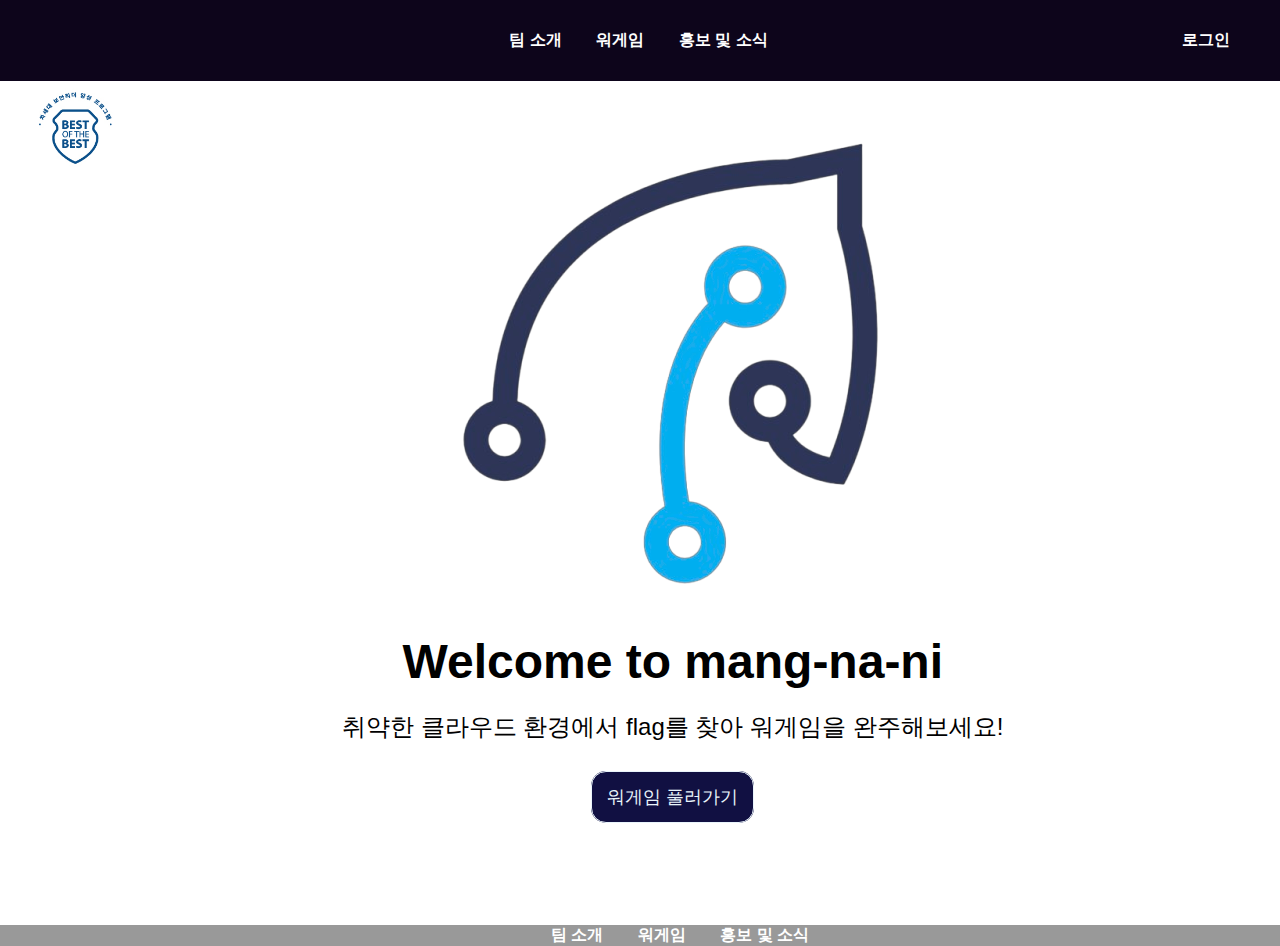
<file: index.html>
<!DOCTYPE html>
<html lang="ko">

<head>
    <meta charset="UTF-8">
    <meta http-equiv="X-UA-Compatible" content="IE=edge">
    <meta name="viewport" content="width=device-width, initial-scale=1.0">
    <link rel="stylesheet" href="main.css">
    <style>
        h1 {
            font-size: 3em;
            margin-top: 0.5em;
        }
        
        .banner {
            max-width: 100%;
        }
        
        .sub-title {
            background-color: #fff;
            font-size: 1.5em;
            padding: 10px;
        }
    </style>
</head>

<body>
    <header>
        <nav>
            <ul>
                <li><a href="introduce.html">팀 소개</a></li>
                <li><a href="services.html">워게임</a></li>
                <li><a href="announce.html">홍보 및 소식</a></li>
                <li class="right"><a href="login.html">로그인</a></li>
            </ul>
        </nav>
    </header>
    <main>
        <aside><img src="images/bob.jpg" alt="bob-logo" style="width: 100px; height: auto;"></aside>
        <article>
            <img src="images/banner.png" class="banner" alt="SynBio Ltd" />
            <h1>Welcome to mang-na-ni</h1>
            <p class="sub-title">
                취약한 클라우드 환경에서 flag를 찾아 워게임을 완주해보세요!
            </p>
            <q><a href="services.html">워게임 풀러가기</a></q>
        </article>
    </main>
    <footer>
        <nav>
            <ul>
                <li><a href="introduce.html">팀 소개</a></li>
                <li><a href="services.html">워게임</a></li>
                <li><a href="announce.html">홍보 및 소식</a></li>
            </ul>
        </nav>
    </footer>
</body>

</html>
</file>
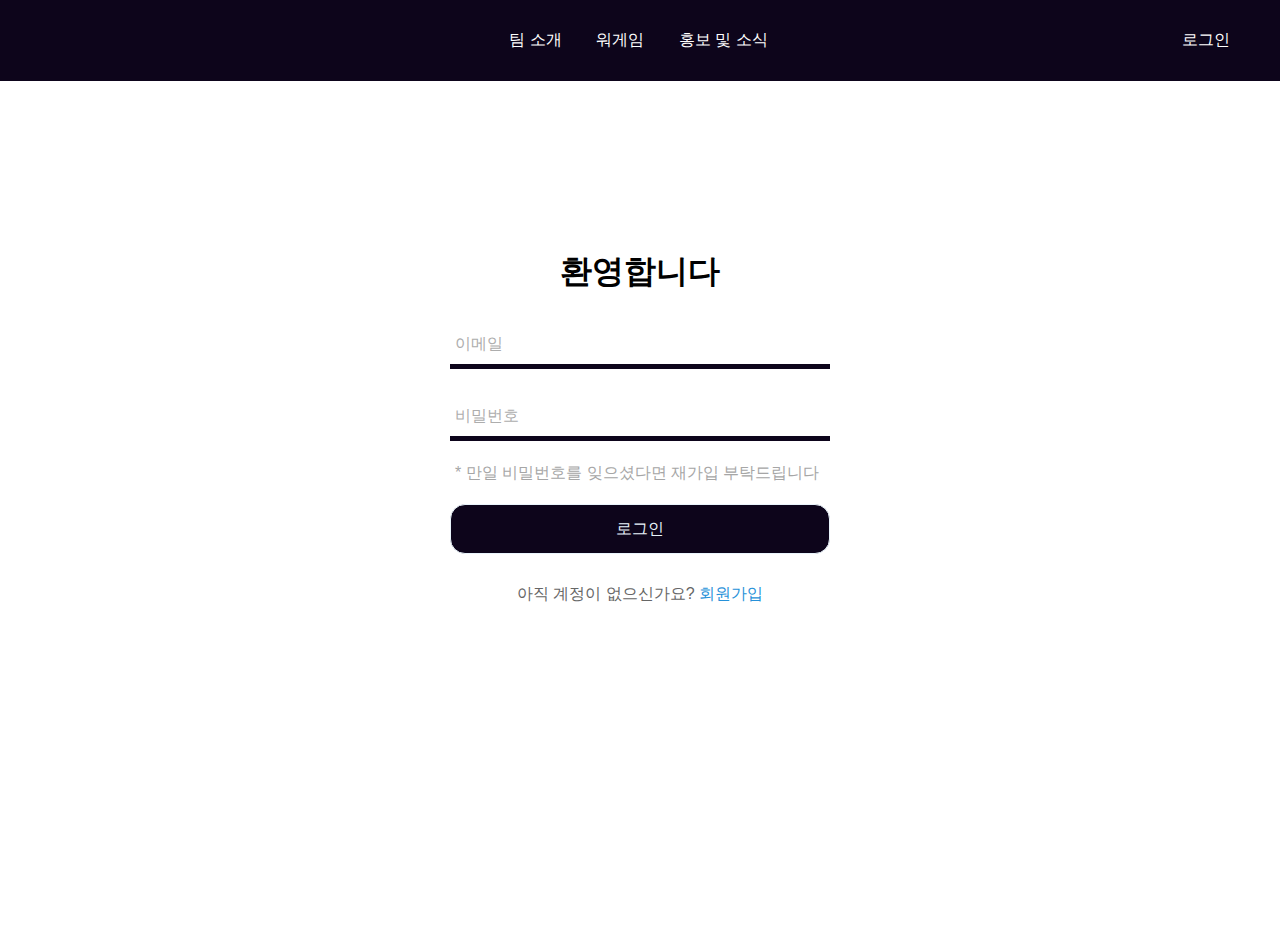
<file: login.html>
<!DOCTYPE html>
<html lang="ko">

<head>
    <meta charset="UTF-8">
    <meta http-equiv="X-UA-Compatible" content="IE=edge">
    <meta name="viewport" content="width=device-width, initial-scale=1.0">
    <link rel="stylesheet" href="login.css">
    <title>SynBio Ltd</title>
</head>

<body>
    <header>
        <nav>
            <ul>
                <li><a href="main.html">팀 소개</a></li>
                <li><a href="wargame.html">워게임</a></li>
                <li><a href="announce.html">홍보 및 소식</a></li>
                <li class="right"><a href="login.html">로그인</a></li>
            </ul>
        </nav>
    </header>
    <main>
        <article>
            <div class = "center">
                <h1> 환영합니다</h1>
                <form method="post">
                
                <div class="txt_field">
                <input type="text" required>
                <span> </span>
                <label> 이메일 </label>
                </div>
                
                <div class="txt_field">
                <input type="password" required>
                <span> </span>
                <label> 비밀번호 </label>
                </div>
                
                <div class="forgot"> * 만일 비밀번호를 잊으셨다면 재가입 부탁드립니다  </div>
                <input type="submit" value="로그인">
                <div class="users_signup">
                아직 계정이 없으신가요? <a href="signup.html">회원가입</a>
                </div>
        </article>
    </main>
</body>

</html>
</file>
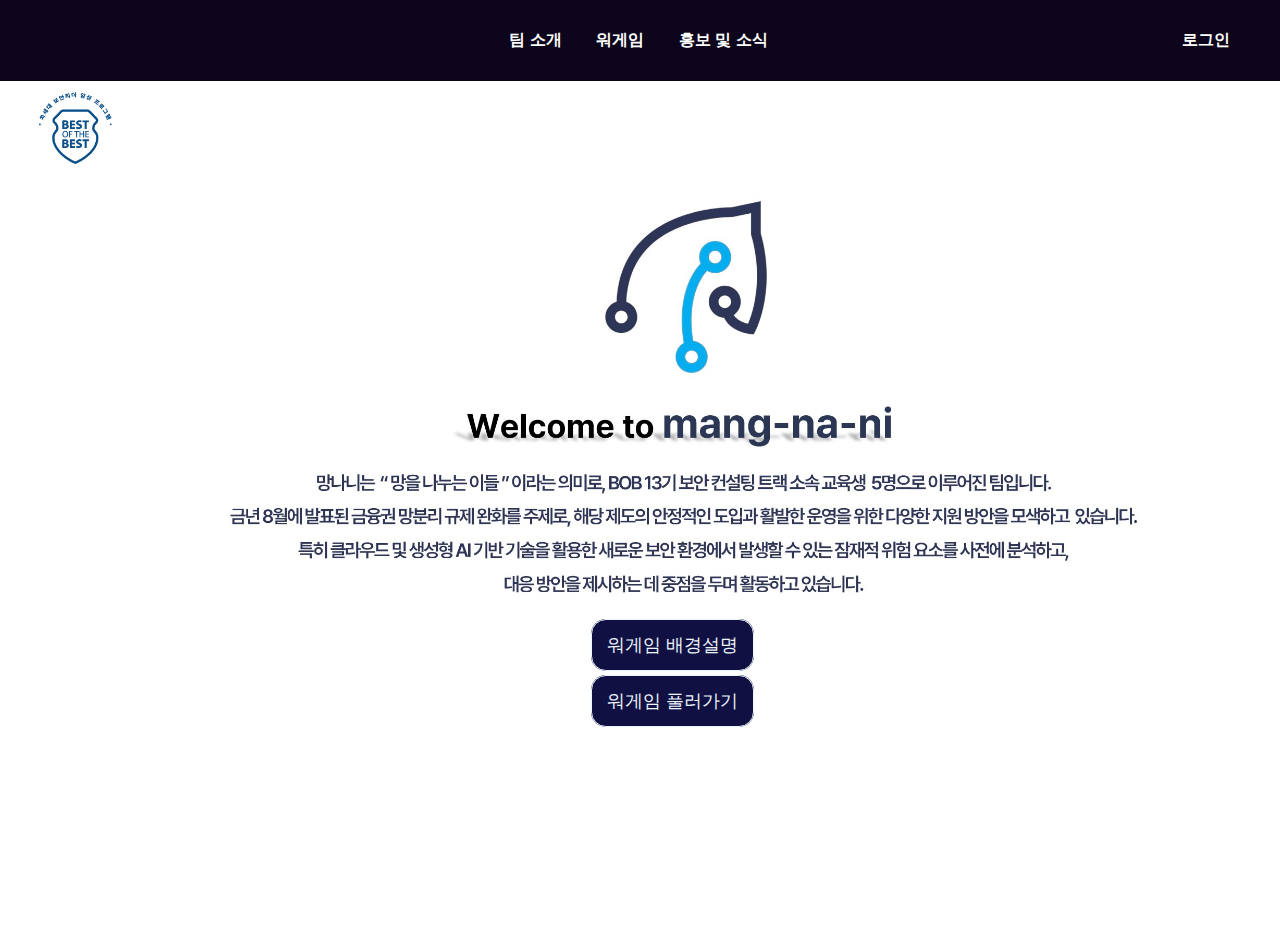
<file: main.html>
<!DOCTYPE html>
<html lang="ko">

<head>
    <meta charset="UTF-8">
    <meta http-equiv="X-UA-Compatible" content="IE=edge">
    <meta name="viewport" content="width=device-width, initial-scale=1.0">
    <link rel="stylesheet" href="main.css">
    <style>
        h1 {
            font-size: 3em;
            margin-top: 0.5em;
        }

        .banner {
            max-width: 100%;
        }

        .sub-title {
            background-color: #fff;
            font-size: 1.5em;
            padding: 10px;
        }

        .box {
            display: none; /* 초기에는 숨김 상태 */
            background-color: #f0f0f0;
            padding: 20px;
            border: 2px solid #ccc;
            border-radius: 10px;
        }

        .box_active {
            display: block; /* 활성화되면 보이도록 */
        }
    </style>
</head>

<body>
    <header>
        <nav>
            <ul>
                <li><a href="introduce.html">팀 소개</a></li>
                <li><a href="wargame.html">워게임</a></li>
                <li><a href="announce.html">홍보 및 소식</a></li>
                <li class="right"><a href="login.html">로그인</a></li>
            </ul>
        </nav>
    </header>
    <main>
        <aside><img src="images/bob.jpg" alt="bob-logo" style="width: 100px; height: auto;"></aside>
        <article>
            <img src="images/banner1.svg" alt="logo" style="width: 1000px; height: auto;" />
            <div class="container">
                <q><a class="open_button" type="button">워게임 배경설명</a></q>
                <div class="box">
                    <p class="heading">워게임 배경설명</p>
                    <div class="message_box">
                        <p class="message">금융권의 망분리 규제가 완화됨에 따라 생성형 AI 활용이 허용되고,클라우드 기반 응용 프로그램(SaaS) 사용이 대폭 확대되었습니다. 이러한 환경 변화에 발맞춰 망나니 기업은 내부망의 업무 환경을 전면 개편하여 클라우드 중심의 새로운 인프라를 도입하였습니다.
                            우리는 외부 침입 경로를 통해 망나니의 내부망에 성공적으로 접근하였으며, 최신 클라우드 서비스를 탐지하였습니다.이 서비스에서 다양한 취약점들을 발견하고 공략해보세요.
                            </p>
                        <div class="button_box">
                            <button class="close_button" type="button">확인</button>
                        </div>
                    </div>
                </div>
            </div>
            <q><a href="wargame.html">워게임 풀러가기</a></q>
        </article>
    </main>

    <!-- script 이용해서 JavaScript 코드 추가 -->
    <script>
        // 요소 선택
        let box = document.querySelector('.box');
        let open_button = document.querySelector('.open_button');
        let close_button = document.querySelector('.close_button');

        // '워게임 배경설명' 버튼 클릭 시 박스 열기
        open_button.onclick = function () {
            box.classList.add('box_active');
        };

        // 'OK' 버튼 클릭 시 박스 닫기
        close_button.onclick = function () {
            box.classList.remove('box_active');
        };
    </script>
</body>

</html>
</file>
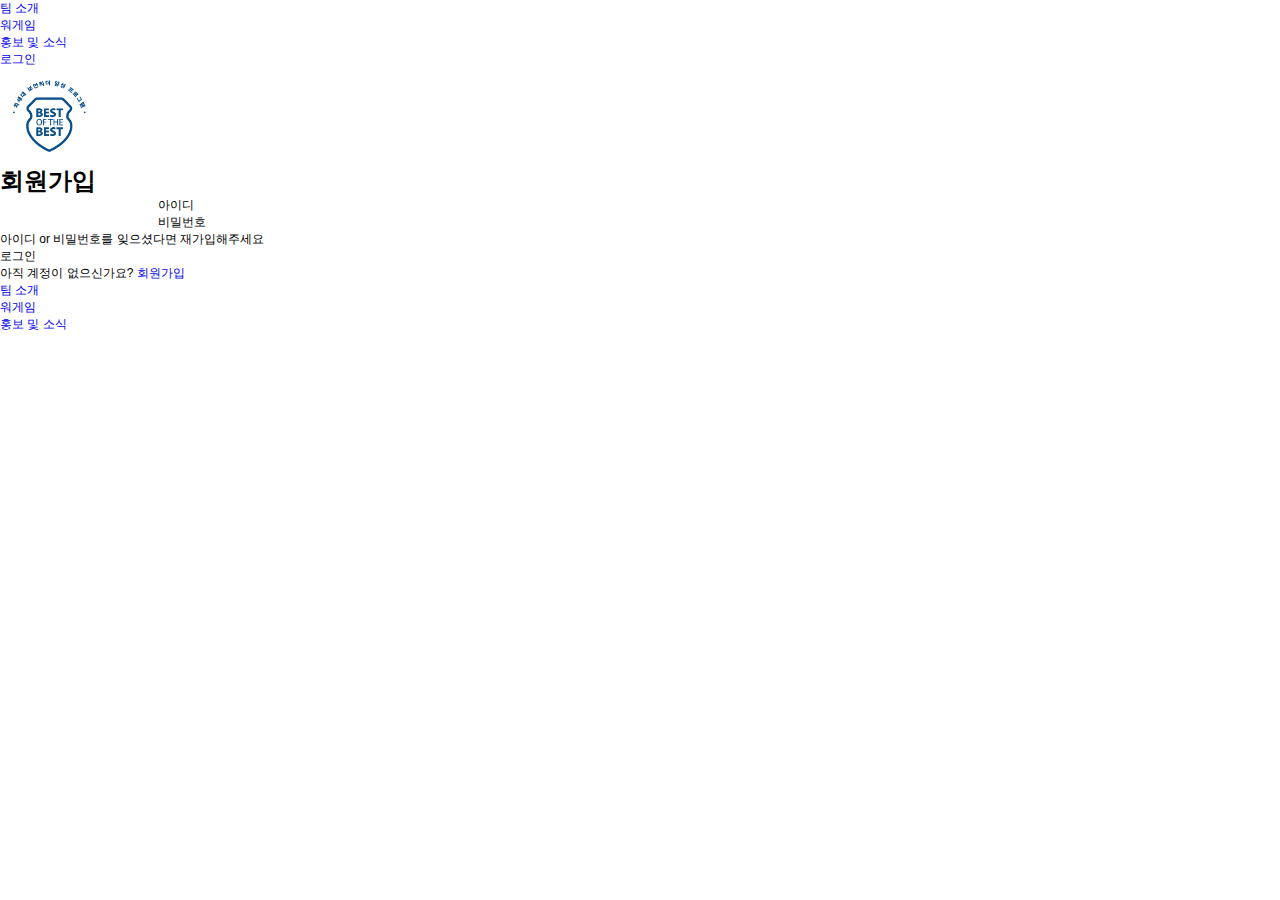
<file: signup.html>
<!DOCTYPE html>
<html lang="ko">

<head>
    <meta charset="UTF-8">
    <meta http-equiv="X-UA-Compatible" content="IE=edge">
    <meta name="viewport" content="width=device-width, initial-scale=1.0">
    <link rel="stylesheet" href="signup.css">
    <title>SynBio Ltd</title>
</head>

<body>
    <header>
        <nav>
            <ul>
                <li><a href="introduce.html">팀 소개</a></li>
                <li><a href="services.html">워게임</a></li>
                <li><a href="announce.html">홍보 및 소식</a></li>
                <li class="right"><a href="login.html">로그인</a></li>
            </ul>
        </nav>
    </header>
    <main>
        <aside><img src="images/bob.jpg" alt="bob-logo" style="width: 100px; height: auto;"></aside>
        <article>
            <div class = "center">
                <h1> 회원가입 </h1>
                <form method="post">
                
                <div class="txt_field">
                <input type="text" required>
                <span> </span>
                <label> 아이디 </label>
                </div>
                
                <div class="txt_field">
                <input type="password" required>
                <span> </span>
                <label> 비밀번호 </label>
                </div>
                
                <div class="forgot"> 아이디 or 비밀번호를 잊으셨다면 재가입해주세요  </div>
                <input type="submit" value="로그인">
                <div class="users_signup">
                아직 계정이 없으신가요? <a href="signup.html">회원가입</a>
                </div>
        </article>
    </main>
    <footer>
        <nav>
            <ul>
                <li><a href="introduce.html">팀 소개</a></li>
                <li><a href="services.html">워게임</a></li>
                <li><a href="announce.html">홍보 및 소식</a></li>
            </ul>
        </nav>
    </footer>
</body>

</html>
</file>
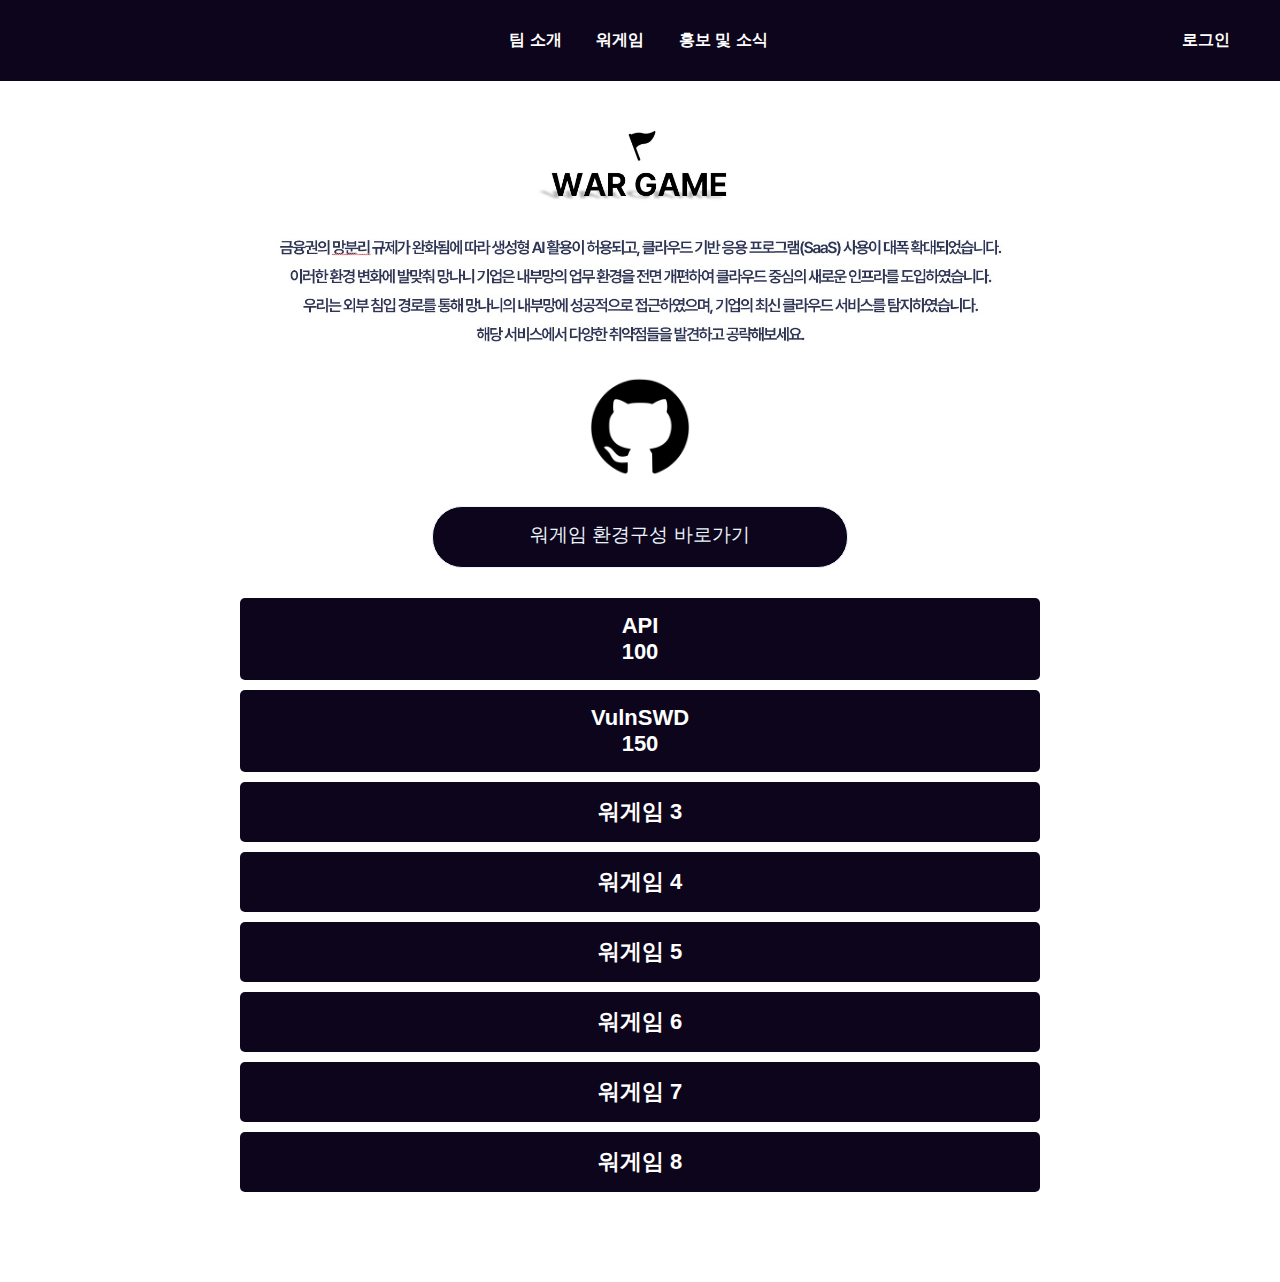
<file: wargame.html>
<!DOCTYPE html>
<html lang="ko">
<head>
    <meta charset="UTF-8">
    <meta name="viewport" content="width=device-width, initial-scale=1.0">
    <title>게시판 예제</title>
    <link rel="stylesheet" href="wargame.css">
</head>
<body>
    <header>
        <nav>
            <ul>
                <li><a href="introduce.html">팀 소개</a></li>
                <li><a href="services.html">워게임</a></li>
                <li><a href="announce.html">홍보 및 소식</a></li>
                <li class="right"><a href="login.html">로그인</a></li>
            </ul>
        </nav>
    </header>

      <!-- 가운데 정렬된 이미지 추가 -->
    <div class="image-banner">
        <img src="images/wargame_banner.svg" alt="Center Image" class="banner-image">
    </div>
    <div class="image-container">
        <img src="images/github.png" alt="Center Image" class="center-image">
    </div>
 
    <!-- 깃헙 링크 -->
    <p><a href="wargame.html">워게임 환경구성 바로가기</a></p>


<!-- 아코디언 -->
<div class="accordion">
    <button class="btbt01">API<br>100</button>
    <div class="ppp">
        <h4>Insecure interfaces and APIs</h4>
        <form class="flag-form">
            <input type="text" id="flag1" name="flag1" placeholder="flag를 입력하세요">
            <button type="button" class="submit-btn" onclick="checkFlag(1)">제출</button>
        </form>
        <p class="feedback" id="feedback1"></p>
    </div>

    <button class="btbt02">VulnSWD<br>150</button>
    <div class="ppp">
        <h4>Insecure software development</h4>
        <form class="flag-form">
            <input type="text" id="flag2" name="flag2" placeholder="flag를 입력하세요">
            <button type="button" class="submit-btn" onclick="checkFlag(2)">제출</button>
        </form>
        <p class="feedback" id="feedback2"></p>
    </div>

    <button class="btbt03">워게임 3</button>
    <div class="ppp">
        <h4>내용 3</h4>
        <form class="flag-form">
            <label for="flag3">Flag 입력:</label>
            <input type="text" id="flag3" name="flag3" placeholder="Enter the flag">
            <button type="button" class="submit-btn" onclick="checkFlag(3)">제출</button>
        </form>
        <p class="feedback" id="feedback3"></p>
    </div>

    <button class="btbt04">워게임 4</button>
    <div class="ppp">
        <h4>내용 4</h4>
        <form class="flag-form">
            <label for="flag4">Flag 입력:</label>
            <input type="text" id="flag4" name="flag4" placeholder="Enter the flag">
            <button type="button" class="submit-btn" onclick="checkFlag(4)">제출</button>
        </form>
        <p class="feedback" id="feedback4"></p>
    </div>

    <button class="btbt05">워게임 5</button>
    <div class="ppp">
        <h4>내용 5</h4>
        <form class="flag-form">
            <label for="flag5">Flag 입력:</label>
            <input type="text" id="flag5" name="flag5" placeholder="Enter the flag">
            <button type="button" class="submit-btn" onclick="checkFlag(5)">제출</button>
        </form>
        <p class="feedback" id="feedback5"></p>
    </div>

    <button class="btbt06">워게임 6</button>
    <div class="ppp">
        <h4>내용 6</h4>
        <form class="flag-form">
            <label for="flag6">Flag 입력:</label>
            <input type="text" id="flag6" name="flag6" placeholder="Enter the flag">
            <button type="button" class="submit-btn" onclick="checkFlag(6)">제출</button>
        </form>
        <p class="feedback" id="feedback6"></p>
    </div>

    <button class="btbt07">워게임 7</button>
    <div class="ppp">
        <h4>내용 7</h4>
        <form class="flag-form">
            <label for="flag7">Flag 입력:</label>
            <input type="text" id="flag7" name="flag7" placeholder="Enter the flag">
            <button type="button" class="submit-btn" onclick="checkFlag(7)">제출</button>
        </form>
        <p class="feedback" id="feedback7"></p>
    </div>

    <button class="btbt08">워게임 8</button>
    <div class="ppp">
        <h4>내용 8</h4>
        <form class="flag-form">
            <label for="flag8">Flag 입력:</label>
            <input type="text" id="flag8" name="flag8" placeholder="Enter the flag">
            <button type="button" class="submit-btn" onclick="checkFlag(8)">제출</button>
        </form>
        <p class="feedback" id="feedback8"></p>
    </div>
</div>

<script>
    // 아코디언 기능 구현 (js)
    const buttons = document.querySelectorAll('.btbt01, .btbt02, .btbt03, .btbt04, .btbt05, .btbt06, .btbt07, .btbt08');
    buttons.forEach(button => {
        button.addEventListener('click', function() {
            const content = this.nextElementSibling;
            content.style.display = (content.style.display === 'block') ? 'none' : 'block';
        });
    });
</script>

<script>
    // 플래그 값 검증 (js)
    const flags = {
        1: "correct_flag1",
        2: "correct_flag2",
        3: "correct_flag3",
        4: "correct_flag4",
        5: "correct_flag5",
        6: "correct_flag6",
        7: "correct_flag7",
        8: "correct_flag8",
    };

    function checkFlag(index) {
        const input = document.getElementById(`flag${index}`);
        const feedback = document.getElementById(`feedback${index}`);
        const enteredFlag = input.value.trim();

        if (enteredFlag === flags[index]) {
            feedback.textContent = "정답입니다!";
            feedback.style.color = "green";
        } else {
            feedback.textContent = "틀렸습니다. 다시 시도하세요.";
            feedback.style.color = "red";
        }
    }
</script>


</body>
</html>
</file>
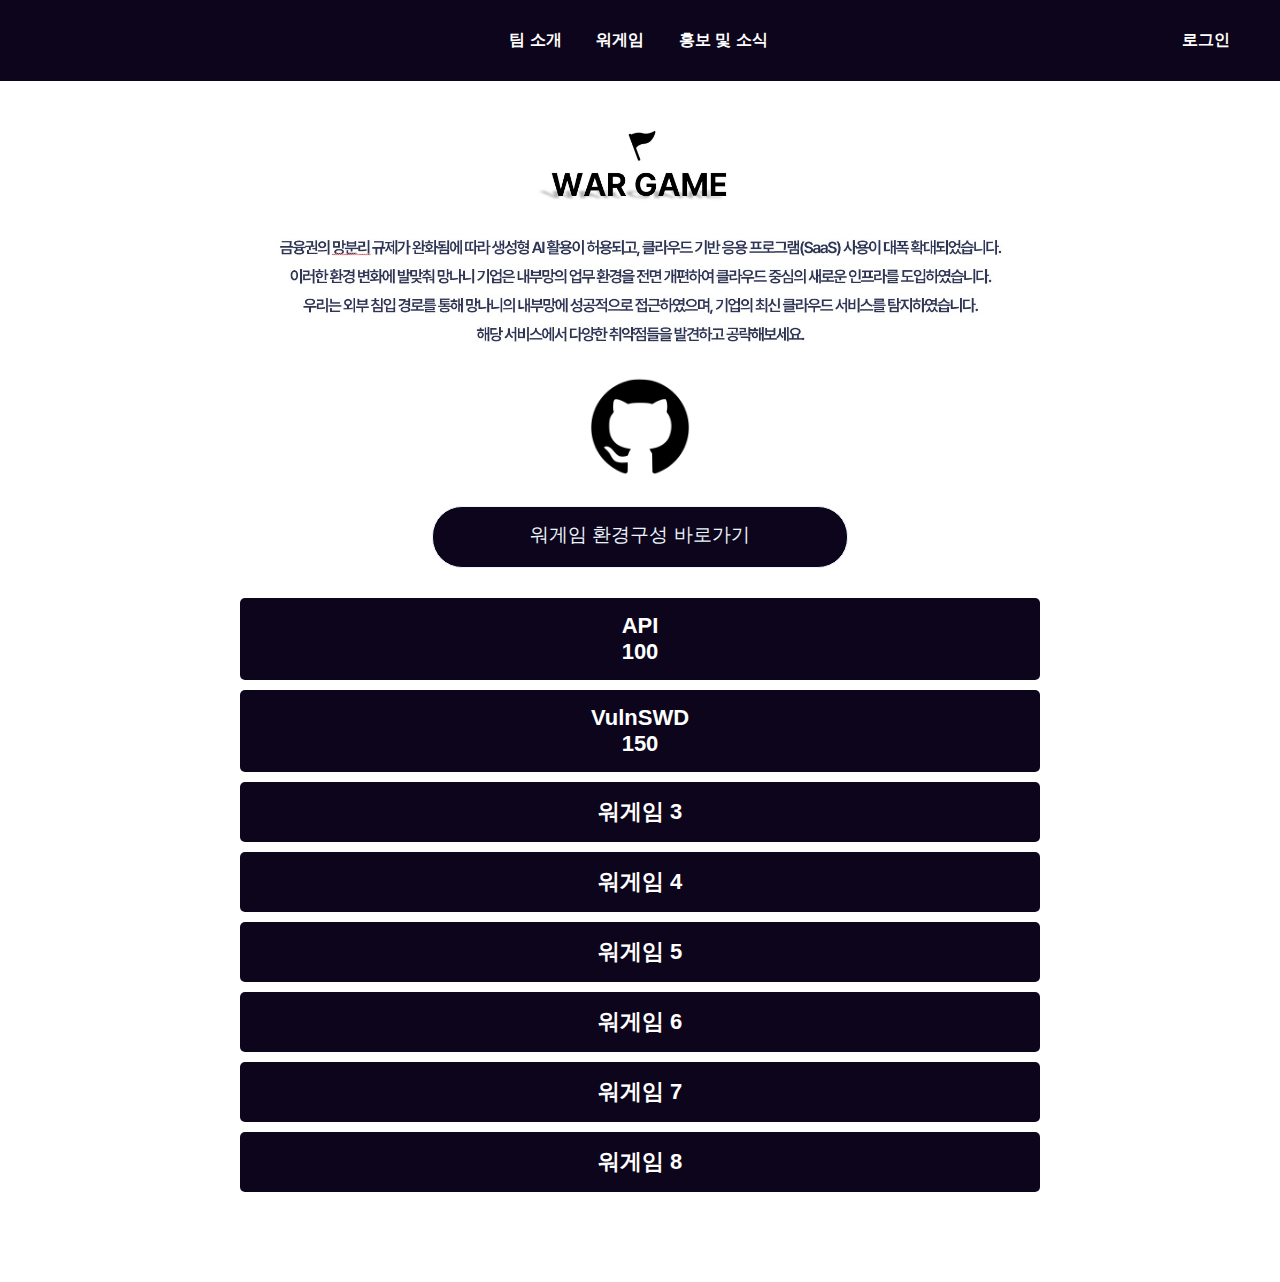
<file: wargame_notlog.html>
<!DOCTYPE html>
<html lang="ko">
<head>
    <meta charset="UTF-8">
    <meta name="viewport" content="width=device-width, initial-scale=1.0">
    <title>게시판 예제</title>
    <link rel="stylesheet" href="wargame_notlog.css">
</head>
<body>
    <header>
        <nav>
            <ul>
                <li><a href="introduce.html">팀 소개</a></li>
                <li><a href="services.html">워게임</a></li>
                <li><a href="announce.html">홍보 및 소식</a></li>
                <li class="right"><a href="login.html">로그인</a></li>
            </ul>
        </nav>
    </header>

      <!-- 가운데 정렬된 이미지 추가 -->
    <div class="image-banner">
        <img src="images/wargame_banner.svg" alt="Center Image" class="banner-image">
    </div>
    <div class="image-container">
        <img src="images/github.png" alt="Center Image" class="center-image">
    </div>
 
    <!-- 깃헙 링크 -->
    <p><a href="wargame.html">워게임 환경구성 바로가기</a></p>


<!-- 아코디언 -->
<div class="accordion">
    <button class="btbt01">API<br>100</button>
    <div class="ppp">
        <h4>Insecure interfaces and APIs</h4>
        <form class="flag-form">
            <input type="text" id="flag1" name="flag1" placeholder="flag를 입력하세요">
            <button type="button" class="submit-btn" onclick="checkFlag(1)">제출</button>
        </form>
        <p class="feedback" id="feedback1"></p>
    </div>

    <button class="btbt02">VulnSWD<br>150</button>
    <div class="ppp">
        <h4>Insecure software development</h4>
        <form class="flag-form">
            <input type="text" id="flag2" name="flag2" placeholder="flag를 입력하세요">
            <button type="button" class="submit-btn" onclick="checkFlag(2)">제출</button>
        </form>
        <p class="feedback" id="feedback2"></p>
    </div>

    <button class="btbt03">워게임 3</button>
    <div class="ppp">
        <h4>내용 3</h4>
        <form class="flag-form">
            <label for="flag3">Flag 입력:</label>
            <input type="text" id="flag3" name="flag3" placeholder="Enter the flag">
            <button type="button" class="submit-btn" onclick="checkFlag(3)">제출</button>
        </form>
        <p class="feedback" id="feedback3"></p>
    </div>

    <button class="btbt04">워게임 4</button>
    <div class="ppp">
        <h4>내용 4</h4>
        <form class="flag-form">
            <label for="flag4">Flag 입력:</label>
            <input type="text" id="flag4" name="flag4" placeholder="Enter the flag">
            <button type="button" class="submit-btn" onclick="checkFlag(4)">제출</button>
        </form>
        <p class="feedback" id="feedback4"></p>
    </div>

    <button class="btbt05">워게임 5</button>
    <div class="ppp">
        <h4>내용 5</h4>
        <form class="flag-form">
            <label for="flag5">Flag 입력:</label>
            <input type="text" id="flag5" name="flag5" placeholder="Enter the flag">
            <button type="button" class="submit-btn" onclick="checkFlag(5)">제출</button>
        </form>
        <p class="feedback" id="feedback5"></p>
    </div>

    <button class="btbt06">워게임 6</button>
    <div class="ppp">
        <h4>내용 6</h4>
        <form class="flag-form">
            <label for="flag6">Flag 입력:</label>
            <input type="text" id="flag6" name="flag6" placeholder="Enter the flag">
            <button type="button" class="submit-btn" onclick="checkFlag(6)">제출</button>
        </form>
        <p class="feedback" id="feedback6"></p>
    </div>

    <button class="btbt07">워게임 7</button>
    <div class="ppp">
        <h4>내용 7</h4>
        <form class="flag-form">
            <label for="flag7">Flag 입력:</label>
            <input type="text" id="flag7" name="flag7" placeholder="Enter the flag">
            <button type="button" class="submit-btn" onclick="checkFlag(7)">제출</button>
        </form>
        <p class="feedback" id="feedback7"></p>
    </div>

    <button class="btbt08">워게임 8</button>
    <div class="ppp">
        <h4>내용 8</h4>
        <form class="flag-form">
            <label for="flag8">Flag 입력:</label>
            <input type="text" id="flag8" name="flag8" placeholder="Enter the flag">
            <button type="button" class="submit-btn" onclick="checkFlag(8)">제출</button>
        </form>
        <p class="feedback" id="feedback8"></p>
    </div>
</div>

<script>
    // 아코디언 기능 구현 (js)
    const buttons = document.querySelectorAll('.btbt01, .btbt02, .btbt03, .btbt04, .btbt05, .btbt06, .btbt07, .btbt08');
    buttons.forEach(button => {
        button.addEventListener('click', function() {
            const content = this.nextElementSibling;
            content.style.display = (content.style.display === 'block') ? 'none' : 'block';
        });
    });
</script>

<script>
    // 플래그 값 검증 (js)
    const flags = {
        1: "correct_flag1",
        2: "correct_flag2",
        3: "correct_flag3",
        4: "correct_flag4",
        5: "correct_flag5",
        6: "correct_flag6",
        7: "correct_flag7",
        8: "correct_flag8",
    };

    function checkFlag(index) {
        const input = document.getElementById(`flag${index}`);
        const feedback = document.getElementById(`feedback${index}`);
        const enteredFlag = input.value.trim();

        if (enteredFlag === flags[index]) {
            feedback.textContent = "정답입니다!";
            feedback.style.color = "green";
        } else {
            feedback.textContent = "틀렸습니다. 다시 시도하세요.";
            feedback.style.color = "red";
        }
    }
</script>


</body>
</html>
</file>
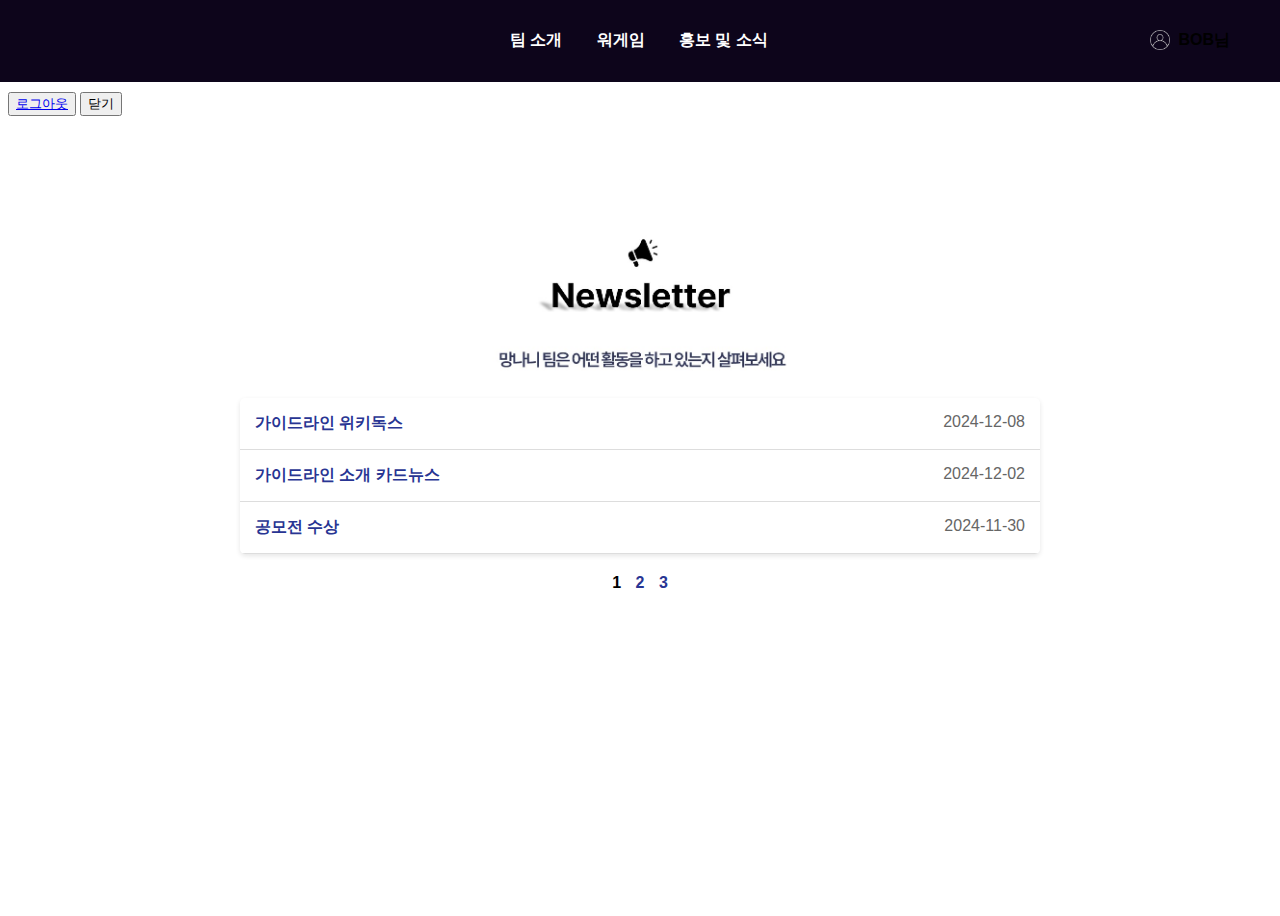
<file: afterlogin/announce_log.html>
<!DOCTYPE html>
<html lang="ko">
<head>
    <meta charset="UTF-8">
    <meta name="viewport" content="width=device-width, initial-scale=1.0">
    <title>게시판 예제</title>
    <link rel="stylesheet" href="announce_log.css">
</head>
<body>
    <header> <nav>
        <ul>
            <li><a href="main_log.html">팀 소개</a></li>
            <li><a href="wargame_log.html">워게임</a></li>
            <li><a href="announce_log.html">홍보 및 소식</a></li>
            <li class="right"><img src="../images/id_icon.svg" alt="User Icon" class="id-icon" id="userIcon">BOB님</li>
        </ul>
    </nav></header>

     <!-- 메시지 박스 -->
     <div class="box">
        <div class="message">
            <p>BOB님<br>bob@gmail.com</br>현재 점수 ${score}</p>
            <div class="button_box">
                <button class="logout_button"><a href="../main.html">로그아웃</a></button>
                <button class="close_button">닫기</button>
            </div>
        </div>
    </div>
   
<!-- 가운데 정렬된 이미지 추가 -->
<div class="image-banner">
    <img src="../images/newsletter_banner.svg" alt="Center Image" class="banner-image">
</div>

    <!-- 게시판 목록 -->
    <div class="t_list">
        <ul>
          <li>
            <a href="../announce_text/announce_text1_log.html">가이드라인 위키독스</a>
            <span>2024-12-08</span>
          </li>
          <li>
            <a href="../announce_text/announce_text2_log.html"
              >가이드라인 소개 카드뉴스</a
            >
            <span>2024-12-02</span>
          </li>
          <li>
            <a href="../announce_text/announce_text3_log.html">공모전 수상</a>
            <span>2024-11-30</span>
          </li>
        </ul>
      </div>

<!-- 페이지네이션 -->
<div class="paginate">
    <a class="pre" href="#">  </a>
    <strong>1</strong>
    <a href="#">2</a>
    <a href="#">3</a>
    <a class="next" href="#">  </a>
</div>

<script>
// 아코디언 기능 구현
const buttons = document.querySelectorAll('.btbt01, .btbt02, .btbt03');
buttons.forEach(button => {
    button.addEventListener('click', function() {
        const content = this.nextElementSibling;
        content.style.display = (content.style.display === 'block') ? 'none' : 'block';
    });
});
</script>

<script>
    // 아이콘 클릭 시 메시지 박스 열기
    const userIcon = document.getElementById('userIcon');
    const box = document.querySelector('.box');
    const closeButton = document.querySelector('.close_button');

    userIcon.addEventListener('click', function() {
        box.classList.add('box_active');
    });

    closeButton.addEventListener('click', function() {
        box.classList.remove('box_active');
    });
</script>

</body>
</html>
</file>
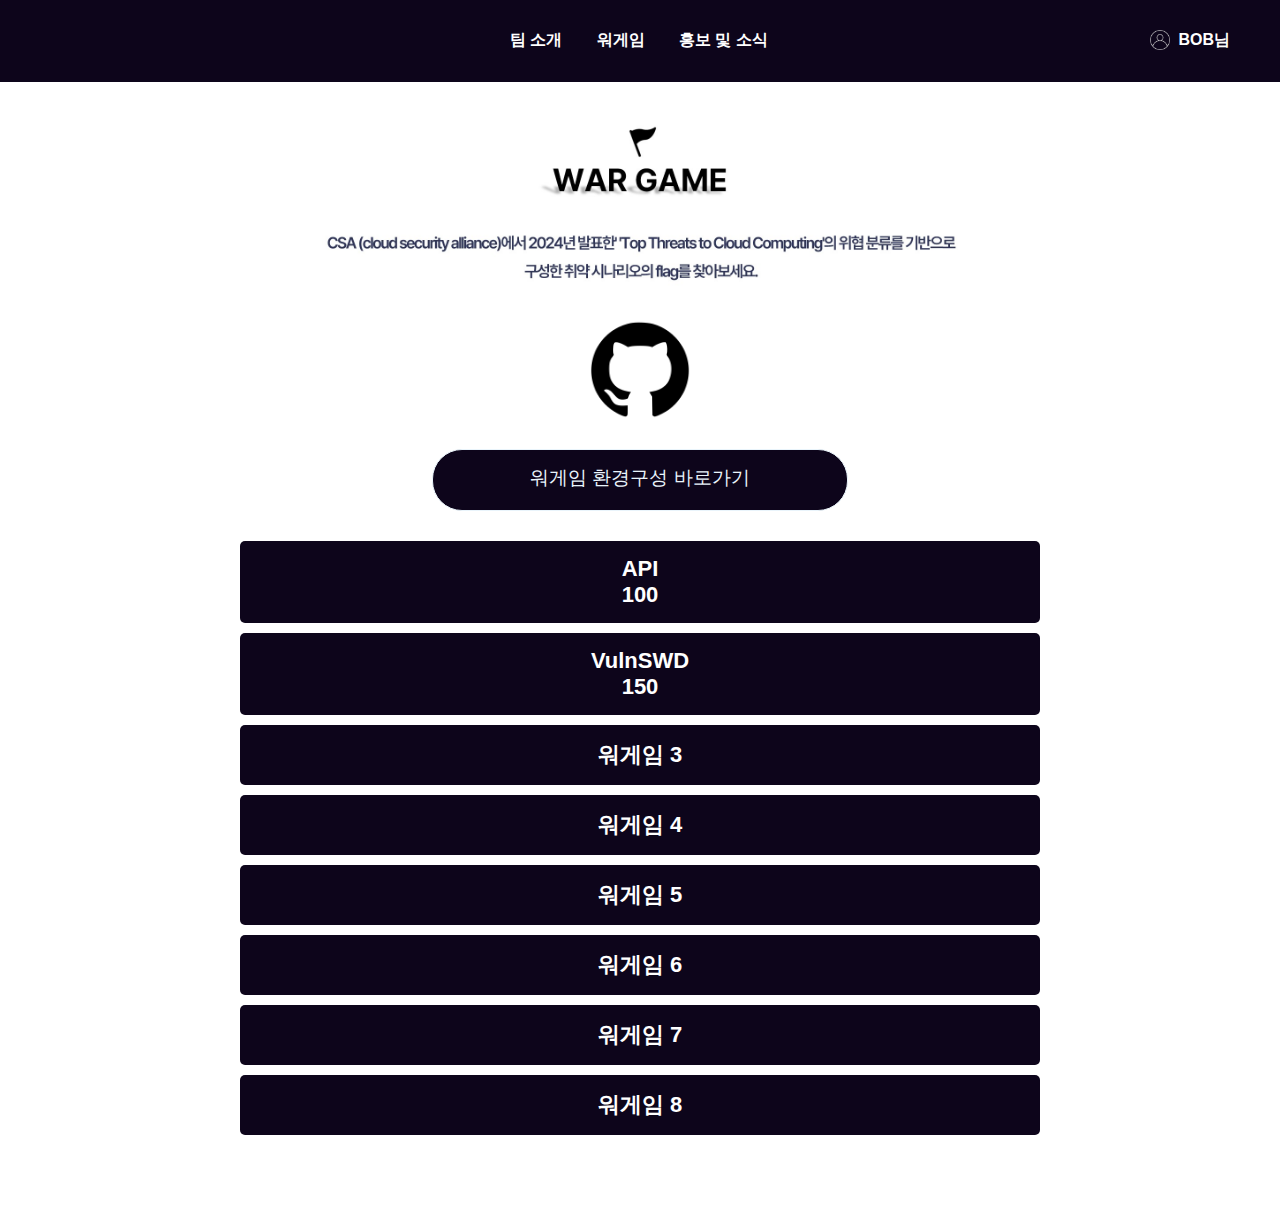
<file: afterlogin/introduce_log.html>
<!DOCTYPE html>
<html lang="ko">
<head>
    <meta charset="UTF-8">
    <meta name="viewport" content="width=device-width, initial-scale=1.0">
    <title>게시판 예제</title>
    <link rel="stylesheet" href="wargame_log.css">
</head>
<body>
    <header>
        <nav>
            <ul>
                <li><a href="introduce.html">팀 소개</a></li>
                <li><a href="services.html">워게임</a></li>
                <li><a href="announce.html">홍보 및 소식</a></li>
                <li class="right"><a href="login.html"><img src="../images/id_icon.svg" alt="User Icon" class="id-icon">BOB님</a></li>
            </ul>
        </nav>
    </header>

      <!-- 가운데 정렬된 이미지 추가 -->
    <div class="image-banner">
        <img src="../images/wargame_banner_notlog.svg" alt="Center Image" class="banner-image">
    </div>
    <div class="image-container">
        <img src="../images/github.png" alt="Center Image" class="center-image">
    </div>
 
    <!-- 깃헙 링크 -->
    <p><a href="wargame.html">워게임 환경구성 바로가기</a></p>


<!-- 아코디언 -->
<div class="accordion">
    <button class="btbt01">API<br>100</button>
    <div class="ppp">
        <h4>Insecure interfaces and APIs</h4>
        <form class="flag-form">
            <input type="text" id="flag1" name="flag1" placeholder="flag를 입력하세요">
            <button type="button" class="submit-btn" onclick="checkFlag(1)">제출</button>
        </form>
        <p class="feedback" id="feedback1"></p>
    </div>

    <button class="btbt02">VulnSWD<br>150</button>
    <div class="ppp">
        <h4>Insecure software development</h4>
        <form class="flag-form">
            <input type="text" id="flag2" name="flag2" placeholder="flag를 입력하세요">
            <button type="button" class="submit-btn" onclick="checkFlag(2)">제출</button>
        </form>
        <p class="feedback" id="feedback2"></p>
    </div>

    <button class="btbt03">워게임 3</button>
    <div class="ppp">
        <h4>내용 3</h4>
        <form class="flag-form">
            <label for="flag3">Flag 입력:</label>
            <input type="text" id="flag3" name="flag3" placeholder="Enter the flag">
            <button type="button" class="submit-btn" onclick="checkFlag(3)">제출</button>
        </form>
        <p class="feedback" id="feedback3"></p>
    </div>

    <button class="btbt04">워게임 4</button>
    <div class="ppp">
        <h4>내용 4</h4>
        <form class="flag-form">
            <label for="flag4">Flag 입력:</label>
            <input type="text" id="flag4" name="flag4" placeholder="Enter the flag">
            <button type="button" class="submit-btn" onclick="checkFlag(4)">제출</button>
        </form>
        <p class="feedback" id="feedback4"></p>
    </div>

    <button class="btbt05">워게임 5</button>
    <div class="ppp">
        <h4>내용 5</h4>
        <form class="flag-form">
            <label for="flag5">Flag 입력:</label>
            <input type="text" id="flag5" name="flag5" placeholder="Enter the flag">
            <button type="button" class="submit-btn" onclick="checkFlag(5)">제출</button>
        </form>
        <p class="feedback" id="feedback5"></p>
    </div>

    <button class="btbt06">워게임 6</button>
    <div class="ppp">
        <h4>내용 6</h4>
        <form class="flag-form">
            <label for="flag6">Flag 입력:</label>
            <input type="text" id="flag6" name="flag6" placeholder="Enter the flag">
            <button type="button" class="submit-btn" onclick="checkFlag(6)">제출</button>
        </form>
        <p class="feedback" id="feedback6"></p>
    </div>

    <button class="btbt07">워게임 7</button>
    <div class="ppp">
        <h4>내용 7</h4>
        <form class="flag-form">
            <label for="flag7">Flag 입력:</label>
            <input type="text" id="flag7" name="flag7" placeholder="Enter the flag">
            <button type="button" class="submit-btn" onclick="checkFlag(7)">제출</button>
        </form>
        <p class="feedback" id="feedback7"></p>
    </div>

    <button class="btbt08">워게임 8</button>
    <div class="ppp">
        <h4>내용 8</h4>
        <form class="flag-form">
            <label for="flag8">Flag 입력:</label>
            <input type="text" id="flag8" name="flag8" placeholder="Enter the flag">
            <button type="button" class="submit-btn" onclick="checkFlag(8)">제출</button>
        </form>
        <p class="feedback" id="feedback8"></p>
    </div>
</div>

<script>
    // 아코디언 기능 구현 (js)
    const buttons = document.querySelectorAll('.btbt01, .btbt02, .btbt03, .btbt04, .btbt05, .btbt06, .btbt07, .btbt08');
    buttons.forEach(button => {
        button.addEventListener('click', function() {
            const content = this.nextElementSibling;
            content.style.display = (content.style.display === 'block') ? 'none' : 'block';
        });
    });
</script>

<script>
    // 플래그 값 검증 (js)
    const flags = {
        1: "correct_flag1",
        2: "correct_flag2",
        3: "correct_flag3",
        4: "correct_flag4",
        5: "correct_flag5",
        6: "correct_flag6",
        7: "correct_flag7",
        8: "correct_flag8",
    };

    function checkFlag(index) {
        const input = document.getElementById(`flag${index}`);
        const feedback = document.getElementById(`feedback${index}`);
        const enteredFlag = input.value.trim();

        if (enteredFlag === flags[index]) {
            feedback.textContent = "정답입니다!";
            feedback.style.color = "green";
        } else {
            feedback.textContent = "틀렸습니다. 다시 시도하세요.";
            feedback.style.color = "red";
        }
    }
</script>


</body>
</html>
</file>
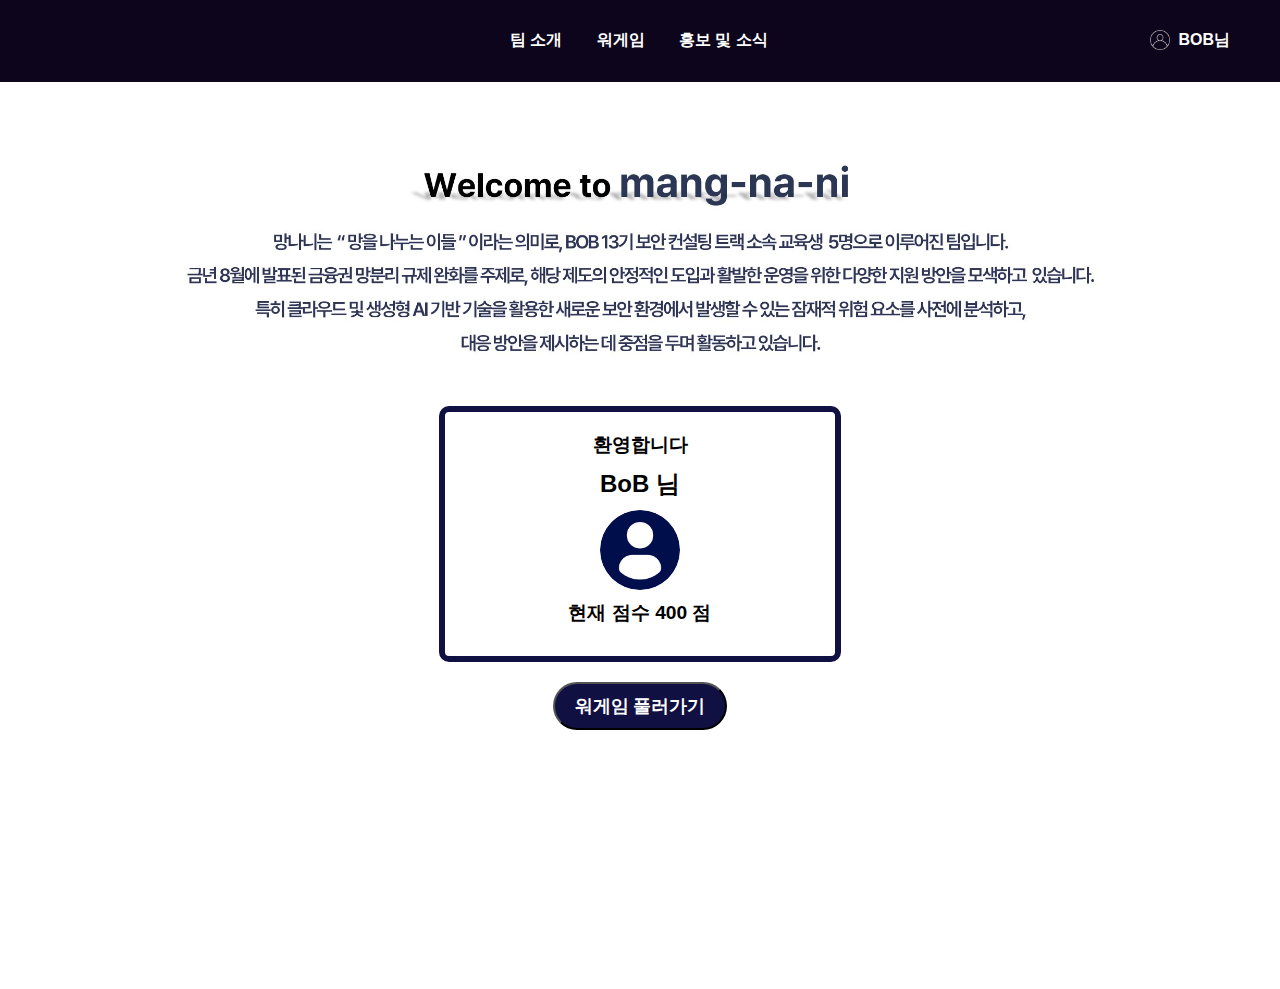
<file: afterlogin/main_log.html>
<!DOCTYPE html>
<html lang="en">
<head>
    <meta charset="UTF-8">
    <meta http-equiv="X-UA-Compatible" content="IE=edge">
    <meta name="viewport" content="width=device-width, initial-scale=1.0">
    <title>Mang Na Ni</title>
    <link rel="stylesheet" href="main_log.css">
</head>
<body>
    <header>
        <nav>
            <ul>
                <li><a href="main_log.html">팀 소개</a></li>
                <li><a href="wargame_log.html">워게임</a></li>
                <li><a href="announce_log.html">홍보 및 소식</a></li>
                <li class="right"><img src="../images/id_icon.svg" alt="User Icon" class="id-icon" id="userIcon">BOB님</li>
            </ul>
        </nav>
    </header>

        <!-- 메시지 박스 -->
        <div class="box">
            <div class="message">
                <p>BOB님<br>bob@gmail.com</br>현재 점수 ${score}</p>
                <div class="button_box">
                    <button class="logout_button"><a href="../main.html">로그아웃</a></button>
                    <button class="close_button">닫기</button>
                </div>
            </div>
        </div>

    <main>
        <!-- 상단 이미지 -->
        <div class="banner">
            <img src="../images/banner2.svg" alt="logo" />
        </div>
    
        <!--프로필 -->
        <div class="content">
            <section class="profile">
                <div class="profile-box">
                    <h3>환영합니다</h3>
                    <h4>BoB 님</h4>
                    <img src="../images/mainid_icon.svg" alt="logo" />
                    <h3>현재 점수 400 점</h3>
                </div>
            </section>
    
            <section class="progress">
                <button class="game-button", href="wargame_log.html">워게임 풀러가기</button><br></br>
            </section>
        </div>
    </main>    
    <script>
        // 아이콘 클릭 시 메시지 박스 열기
        const userIcon = document.getElementById('userIcon');
        const box = document.querySelector('.box');
        const closeButton = document.querySelector('.close_button');
    
        userIcon.addEventListener('click', function() {
            box.classList.add('box_active');
        });
    
        closeButton.addEventListener('click', function() {
            box.classList.remove('box_active');
        });
    </script>
</body>
</html>
</file>
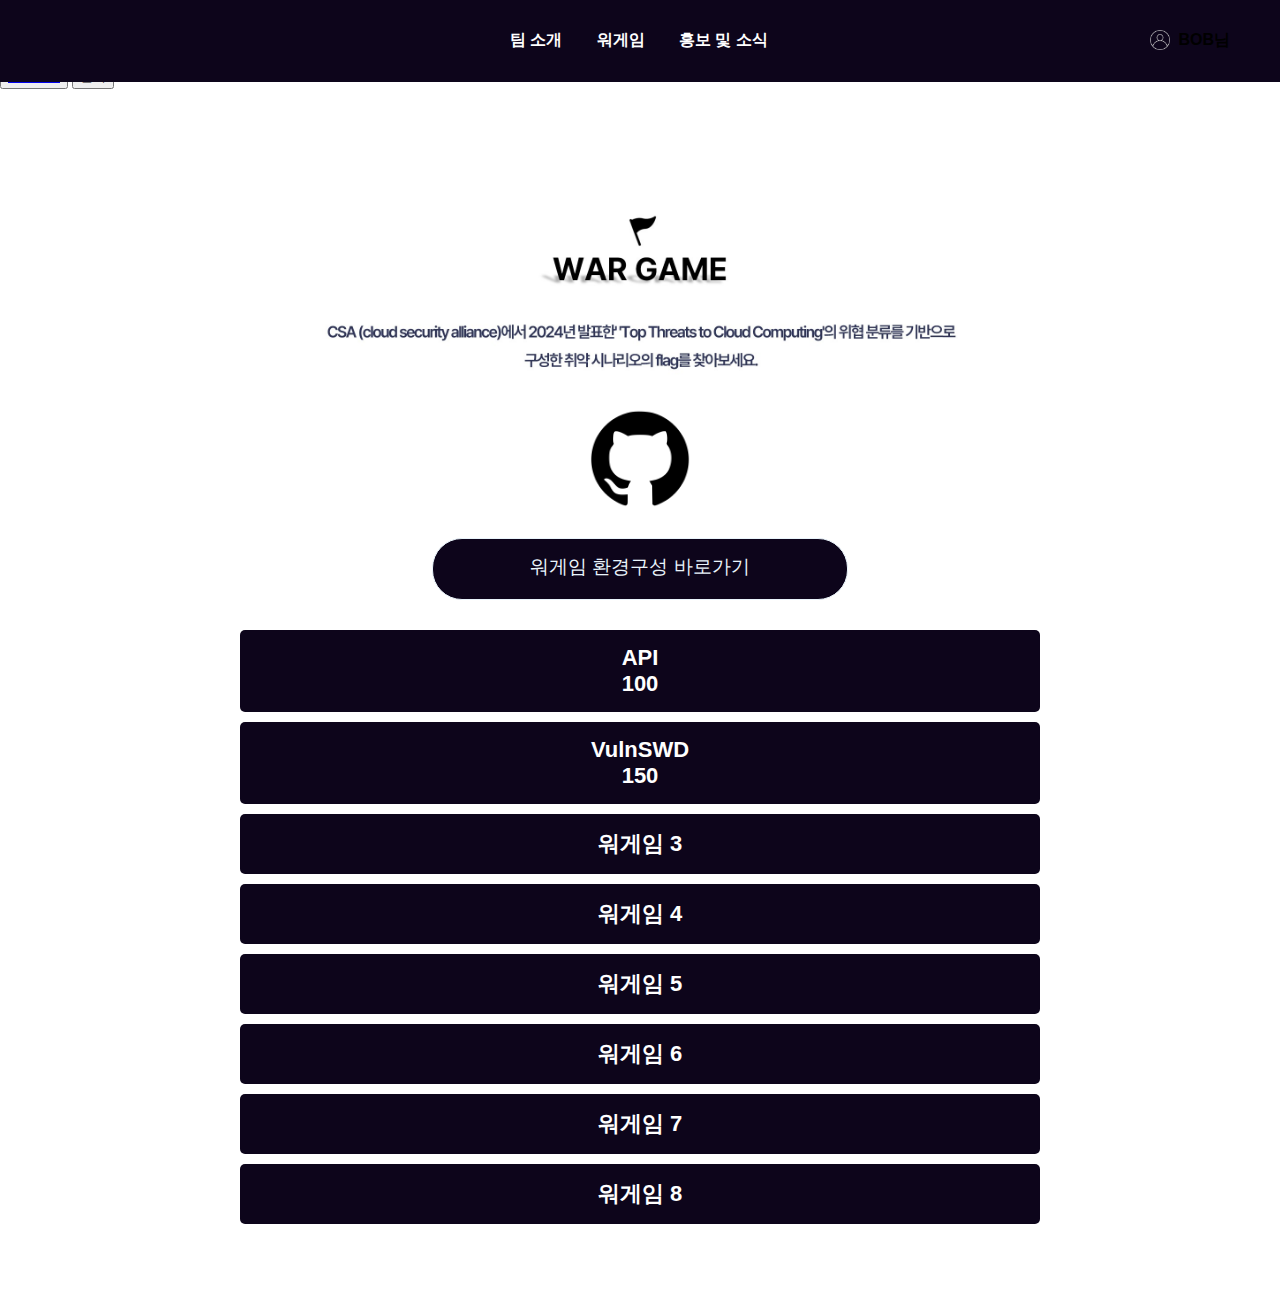
<file: afterlogin/wargame_log.html>
<!DOCTYPE html>
<html lang="ko">
<head>
    <meta charset="UTF-8">
    <meta name="viewport" content="width=device-width, initial-scale=1.0">
    <title>게시판 예제</title>
    <link rel="stylesheet" href="wargame_log.css">
</head>
<body>
    <header>
        <nav>
            <ul>
                <li><a href="main_log.html">팀 소개</a></li>
                <li><a href="wargame_log.html">워게임</a></li>
                <li><a href="announce_log.html">홍보 및 소식</a></li>
                <li class="right"><img src="../images/id_icon.svg" alt="User Icon" class="id-icon" id="userIcon">BOB님</li>
            </ul>
        </nav>
    </header>

    <!-- 메시지 박스 -->
    <div class="box">
        <div class="message">
            <p>BOB님<br>bob@gmail.com</br>현재 점수 ${score}</p>
            <div class="button_box">
                <button class="logout_button"><a href="../main.html">로그아웃</a></button>
                <button class="close_button">닫기</button>
            </div>
        </div>
    </div>

      <!-- 가운데 정렬된 이미지 추가 -->
    <div class="image-banner">
        <img src="../images/wargame_banner_notlog.svg" alt="Center Image" class="banner-image">
    </div>
    <div class="image-container">
        <img src="../images/github.png" alt="Center Image" class="center-image">
    </div>
 
    <!-- 깃헙 링크 -->
    <p><a href="wargame.html">워게임 환경구성 바로가기</a></p>


<!-- 아코디언 -->
<div class="accordion">
    <button class="btbt01">API<br>100</button>
    <div class="ppp">
        <h4>Insecure interfaces and APIs</h4>
        <form class="flag-form">
            <input type="text" id="flag1" name="flag1" placeholder="flag를 입력하세요">
            <button type="button" class="submit-btn" onclick="checkFlag(1)">제출</button>
        </form>
        <p class="feedback" id="feedback1"></p>
    </div>

    <button class="btbt02">VulnSWD<br>150</button>
    <div class="ppp">
        <h4>Insecure software development</h4>
        <form class="flag-form">
            <input type="text" id="flag2" name="flag2" placeholder="flag를 입력하세요">
            <button type="button" class="submit-btn" onclick="checkFlag(2)">제출</button>
        </form>
        <p class="feedback" id="feedback2"></p>
    </div>

    <button class="btbt03">워게임 3</button>
    <div class="ppp">
        <h4>내용 3</h4>
        <form class="flag-form">
            <label for="flag3">Flag 입력:</label>
            <input type="text" id="flag3" name="flag3" placeholder="Enter the flag">
            <button type="button" class="submit-btn" onclick="checkFlag(3)">제출</button>
        </form>
        <p class="feedback" id="feedback3"></p>
    </div>

    <button class="btbt04">워게임 4</button>
    <div class="ppp">
        <h4>내용 4</h4>
        <form class="flag-form">
            <label for="flag4">Flag 입력:</label>
            <input type="text" id="flag4" name="flag4" placeholder="Enter the flag">
            <button type="button" class="submit-btn" onclick="checkFlag(4)">제출</button>
        </form>
        <p class="feedback" id="feedback4"></p>
    </div>

    <button class="btbt05">워게임 5</button>
    <div class="ppp">
        <h4>내용 5</h4>
        <form class="flag-form">
            <label for="flag5">Flag 입력:</label>
            <input type="text" id="flag5" name="flag5" placeholder="Enter the flag">
            <button type="button" class="submit-btn" onclick="checkFlag(5)">제출</button>
        </form>
        <p class="feedback" id="feedback5"></p>
    </div>

    <button class="btbt06">워게임 6</button>
    <div class="ppp">
        <h4>내용 6</h4>
        <form class="flag-form">
            <label for="flag6">Flag 입력:</label>
            <input type="text" id="flag6" name="flag6" placeholder="Enter the flag">
            <button type="button" class="submit-btn" onclick="checkFlag(6)">제출</button>
        </form>
        <p class="feedback" id="feedback6"></p>
    </div>

    <button class="btbt07">워게임 7</button>
    <div class="ppp">
        <h4>내용 7</h4>
        <form class="flag-form">
            <label for="flag7">Flag 입력:</label>
            <input type="text" id="flag7" name="flag7" placeholder="Enter the flag">
            <button type="button" class="submit-btn" onclick="checkFlag(7)">제출</button>
        </form>
        <p class="feedback" id="feedback7"></p>
    </div>

    <button class="btbt08">워게임 8</button>
    <div class="ppp">
        <h4>내용 8</h4>
        <form class="flag-form">
            <label for="flag8">Flag 입력:</label>
            <input type="text" id="flag8" name="flag8" placeholder="Enter the flag">
            <button type="button" class="submit-btn" onclick="checkFlag(8)">제출</button>
        </form>
        <p class="feedback" id="feedback8"></p>
    </div>
</div>

<script>
    // 아이콘 클릭 시 메시지 박스 열기
    const userIcon = document.getElementById('userIcon');
    const box = document.querySelector('.box');
    const closeButton = document.querySelector('.close_button');

    userIcon.addEventListener('click', function() {
        box.classList.add('box_active');
    });

    closeButton.addEventListener('click', function() {
        box.classList.remove('box_active');
    });
</script>

<script>
    // 점수 저장 변수
    let score = 0;

    // 아코디언 기능 구현 (js)
    const buttons = document.querySelectorAll('.btbt01, .btbt02, .btbt03, .btbt04, .btbt05, .btbt06, .btbt07, .btbt08');
    buttons.forEach(button => {
        button.addEventListener('click', function() {
            if (this.disabled) return;

            const content = this.nextElementSibling;
            content.style.display = (content.style.display === 'block') ? 'none' : 'block';
        });
    });
</script>

<script>
    // 플래그 값 검증 (js)
    const flags = {
        1: "correct_flag1",
        2: "correct_flag2",
        3: "correct_flag3",
        4: "correct_flag4",
        5: "correct_flag5",
        6: "correct_flag6",
        7: "correct_flag7",
        8: "correct_flag8",
    };

    function checkFlag(index) {
        const input = document.getElementById(`flag${index}`);
        const feedback = document.getElementById(`feedback${index}`);
        const button = document.querySelector(`.btbt0${index}`);
        const enteredFlag = input.value.trim();

        if (enteredFlag === flags[index]) {
            feedback.textContent = "정답입니다!";
            feedback.style.color = "green";

           /* feedback.textcontent가 먼저 나타나고 이후 동작이 실행되도록 지연처리 */
            setTimeout(() => {

            // 버튼 비활성화 및 입력 필드 비활성화
            button.disabled = true;
            input.disabled = true;

            // 아코디언 내용 비활성화 (다시 열리지 않도록)
            const content = button.nextElementSibling;
            content.style.display = 'none';

            // 점수 증가
            score += (index * 50);  // 각 문제마다 50점씩 증가
            alert(`현재 점수: ${score}`);  // 점수 알림

                 }, 100); // settimeout으로 100ms 지연

        } 
        
        else {
            feedback.textContent = "틀렸습니다. 다시 시도하세요.";
            feedback.style.color = "red";
        }
    }
</script>


</body>
</html>
</file>
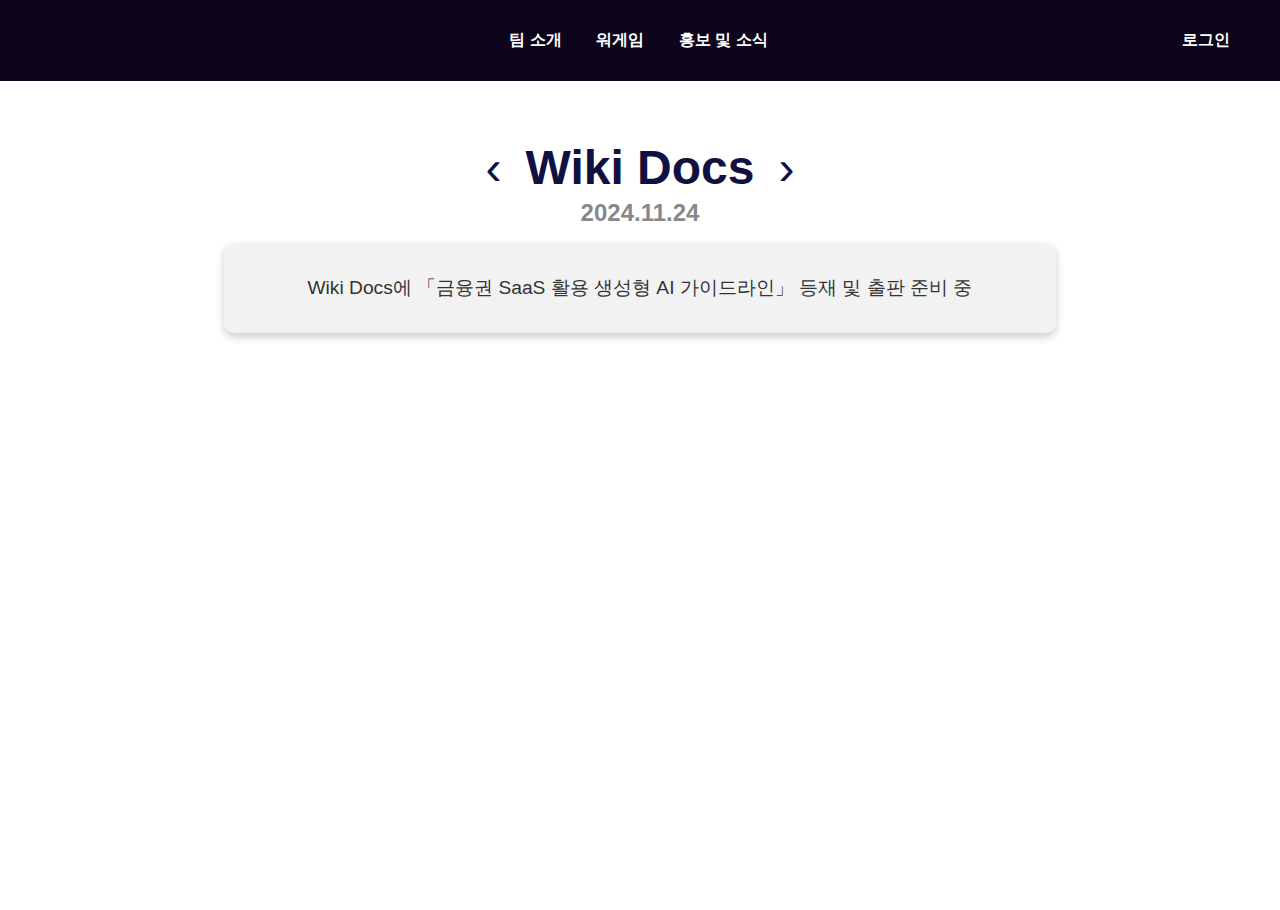
<file: announce_text/announce_text.html>
<!DOCTYPE html>
<html lang="ko">

<head>
    <meta charset="UTF-8">
    <meta http-equiv="X-UA-Compatible" content="IE=edge">
    <meta name="viewport" content="width=device-width, initial-scale=1.0">
    <title>Wiki Docs Slider</title>
    <link rel="stylesheet" href="announce_text.css">
</head>

<body>
    <header>
        <nav>
            <ul>
                <li><a href="main.html">팀 소개</a></li>
                <li><a href="wargame.html">워게임</a></li>
                <li><a href="announce.html">홍보 및 소식</a></li>
                <li class="right"><a href="login.html">로그인</a></li>
            </ul>
        </nav>
    </header>
    <div class="slider">
        <div class="slider-content">
            <div class="arrow left" onclick="prevSlide()">&#8249;</div>
            <h1 id="slider-title">Wiki Docs</h1>
            <div class="arrow right" onclick="nextSlide()">&#8250;</div>
        </div>
        <h2 id="slider-date">2024.11.24</h2>
        <div class="slide">
            <p id="slider-text">슬라이드 내용이 여기에 표시됩니다.</p>
        </div>
    </div>

    <!-- JavaScript 코드 -->
    <script>
        let currentSlide = 0;
        const slides = [
            {
                title: "Wiki Docs",
                date: "2024.11.24",
                text: "Wiki Docs에 「금융권 SaaS 활용 생성형 AI 가이드라인」 등재 및 출판 준비 중"
            },
            {
                title: "새로운 슬라이드 제목",
                date: "2024.12.01",
                text: "다른 슬라이드 콘텐츠가 여기에 표시될 수 있습니다."
            },
            {
                title: "또 다른 제목",
                date: "2025.01.10",
                text: "또 다른 슬라이드 내용을 추가할 수 있습니다."
            }
        ];

        function updateSlide() {
            const titleElement = document.getElementById('slider-title');
            const dateElement = document.getElementById('slider-date');
            const textElement = document.getElementById('slider-text');

            titleElement.textContent = slides[currentSlide].title;
            dateElement.textContent = slides[currentSlide].date;
            textElement.textContent = slides[currentSlide].text;
        }

        function nextSlide() {
            currentSlide = (currentSlide + 1) % slides.length;
            updateSlide();
        }

        function prevSlide() {
            currentSlide = (currentSlide - 1 + slides.length) % slides.length;
            updateSlide();
        }

        document.addEventListener("DOMContentLoaded", () => {
            updateSlide();
        });
    </script>
</body>

</html>
</file>
<file: main.css>
* {
    margin: 0;
}

html,
body {
    height: 100%;
    font-family: Arial, Helvetica, sans-serif;
    background-color: #999;
}

p {
    margin: .5em 0 .5em 0;
}

/*워게임 풀러가기*/
q {
    display: block;  /* q를 블록 요소로 변경 */
    margin-top: 2em;  /* 위쪽 여백 설정 */
    quotes: none;  /* q의 큰따옴표 제거 */
}

q a {
    text-decoration: none;
    width: 100%;
    height: 2000px;
    border: 1px solid;
    background-color: #111042;
    border-radius: 15px;
    font-size: 1.1em;
    color: #e9f4fb;
    outline: none;
    padding: 15px;
}



header {
    display: block;
    position: fixed;
    top: 0;
    left: 0;
    width: 100%;
    background-color: #0d051b;
    padding: 30px;
    z-index: 10; /* 헤더를 다른 요소 위로 올림 */
}

nav a:visited,
nav a:link {
    color: #fff;
    text-decoration: none;
}

nav > ul {
    display: block;
    padding: 0;
    margin: 0 auto;
    text-align: center;
    margin-left: 80px;
}

nav > ul > li {
    display: inline-block;
    list-style: none;
    margin: 0 15px;
    font-weight: bold;
}

nav > ul > li.right {
    float: right;
    margin-right: 80px;
    font-weight: bold;

}


main {
    display: block;
    background-color: #fff;
    padding-top: 5em;
    padding-bottom: 5em;
    min-height: 85%;
    
}


article {
    padding: 2em;
    text-align: center;
    width: 75%;
    margin-left: 2%;

    .container .box{
        position: absolute;
        top: 50%;
        left: 50%;
        transform: translate(-50% , -50%);
        width: 400px;
        background-color: #fff;
        box-shadow: 0px 2px 30px -20px rgb(0 0 0);
        transition: 0.2s;
    }
    /*워게임 배경_메시지 팝업*/
    .container .box .heading{
        font-size: 18px;
        text-align: left;
        padding: 6px;
        margin-bottom: 10px;
        color: #fff;
        background-color: #0d051b;
    
    }
    .container .box .message_box{
        margin: 20px;
    }
    .container .box .message_box .message{
        font-size: 16px;
        margin: 10px 0px;
        line-height: 1.5;
    }
    .container .box .button_box{
        width: 100%;
        text-align: right;
    }
    .container .box .button_box .close_button{
        font-size: 16px;
        padding: 8px 20px;
        border: none;
        cursor: pointer;
        color: #fff;
        background-color: #0d051b;
    }
    .container .box{
        position: absolute;
        top: 50%;
        left: 50%;
        transform: translate(-50% , -50%);
        width: 400px;
        background-color: #fff;
        box-shadow: 0px 2px 30px -20px rgb(0 0 0);
        opacity: 0;
        pointer-events: none;
        transition: 0.2s;
    }
    /* visible on click */
    .container .box_active{
        opacity: 1;
        pointer-events: fill;
    }
}


h1,p,q{
    margin-left: 2%;
}

.columns {
    display: flex;
}

@media only screen and (min-width: 768px) {
    main {
        display: flex;
    }
    aside {
        margin-left: 2%;
    }
    .columns-desktop {
        display: flex;
    }
}
</file>
<file: login.css>
/*font weight로 글꼴 두께 조절 O*/
* {
    margin: 0;
}

html,
body {
    height: 100%;
}

body {
    font-family: Arial, Helvetica, sans-serif;
    background-color: #999;
}

p {
    margin: .5em 0 .5em 0;
}

header {
    display: block;
    position: fixed;
    top: 0;
    left: 0;
    width: 100%;
    background-color: #0d051b;
    padding: 30px;
}

nav a:visited,
nav a:link {
    color: #fff;
    text-decoration: none;
}

nav > ul {
    display: block;
    padding: 0;
    margin: 0 auto;
    text-align: center;
    margin-left: 80px;
}

nav > ul > li {
    display: inline-block;
    list-style: none;
    margin: 0 15px;
}

nav > ul > li.right {
    float: right;
    margin-right: 80px;

}


main {
    display: block;
    background-color: #fff;
    padding-top: 5em;
    padding-bottom: 5em;
    min-height: 85%;
}

footer {
    padding: 15px;
}

article {
    .center{ 
    position: absolute;
    top: 50%;
    left: 50%;
    transform: translate(-50%, -50% );
    width: 500px;
    height: 400px;
    border-radius: 2px;
    }
    .center h1 { /*환영합니다*/
    text-align: center;
    padding: 0 0 2 0px 0;
    border-bottom: 20px solid none
    }
    .center form {
    padding: 0 60px;
    box-sizing: border-box;
    }

    form .txt_field{
        position: relative;
        border-bottom: 2px solid #adadad;
        margin: 30px 0;
        }
        .txt_field input {
        width: 100%;
        padding: 0 5px;
        height: 40px;
        font-size: 16px;
        border: none;
        background: none;
        outline: none;
        }
        .txt_field label{
        position: absolute;
        top: 50%;
        left: 5px;
        color:#adadad;
        transform: translateY(-50%);
        font-size: 16px;
        pointer-events: none;
        transition: .5s;
        }
        .txt_field span::before{ /*id/pw 입력상자*/
        content:'';
        position: absolute;
        top: 40px;
        left:0;
        width: 100%;
        height: 5px;
        background: #0d051b;
        }
        .txt_field input:focus ~ label,
        .txt_field input:valid ~ label{
        top: -5px;
        color: #2691d9;
        }

        .forgot{ /*재가입 권유*/
            margin: -5px 0 20px 5px;
            color: #a6a6a6;
            }
            /*로그인 버튼*/
            input[type="submit"]{
            width: 100%;
            height: 50px;
            border: 1px solid;
            background-color: #0d051b;
            border-radius: 15px;
            font-size: 16px;
            color: #e9f4fb;
            cursor: pointer;
            outline: none;
            }
            input[type="submit"]:hover{
            border-color: #2691d9;
            transition: .5s;
            }
            .users_signup{
                margin: 30px 0;
                text-align: center;
                font-size: 16px;
                color: #666666;
                }
                .users_signup a{
                color: #2691d9;
                text-decoration: none;
                }
                .users_signup a:hover{
                text-decoration: underline;
                }
}

.columns {
    display: flex;
}

@media only screen and (min-width: 768px) {
    main {
        display: flex;
    }
    aside {
        margin-left: 2%;
    }
    .columns-desktop {
        display: flex;
    }
}
</file>
<file: signup.css>
/*7/12/2024, 4:18:21 PM*/
@charset "UTF-8";@font-face {
    font-family: NanumSquareL;
    font-weight: 400;
    src: url(https://ssl.pstatic.net/static/nid/webfont/NanumSquareL.eot);
    src: url(https://ssl.pstatic.net/static/nid/webfont/NanumSquareL.eot?#iefix) format("embedded-opentype");
    src: url(https://ssl.pstatic.net/static/nid/webfont/NanumSquareL.woff2) format("woff2"),url(https://ssl.pstatic.net/static/nid/webfont/NanumSquareL.woff) format("woff"),url(https://ssl.pstatic.net/static/nid/webfont/NanumSquareL.ttf) format("truetype")
}

@font-face {
    font-family: NanumSquareR;
    font-weight: 400;
    src: url(https://ssl.pstatic.net/static/nid/webfont/NanumSquareR.eot);
    src: url(https://ssl.pstatic.net/static/nid/webfont/NanumSquareR.eot?#iefix) format("embedded-opentype");
    src: url(https://ssl.pstatic.net/static/nid/webfont/NanumSquareR.woff2) format("woff2"),url(https://ssl.pstatic.net/static/nid/webfont/NanumSquareR.woff) format("woff"),url(https://ssl.pstatic.net/static/nid/webfont/NanumSquareR.ttf) format("truetype")
}

@font-face {
    font-family: NanumSquareB;
    font-weight: 400;
    src: url(https://ssl.pstatic.net/static/nid/webfont/NanumSquareB.eot);
    src: url(https://ssl.pstatic.net/static/nid/webfont/NanumSquareB.eot?#iefix) format("embedded-opentype");
    src: url(https://ssl.pstatic.net/static/nid/webfont/NanumSquareB.woff2) format("woff2"),url(https://ssl.pstatic.net/static/nid/webfont/NanumSquareB.woff) format("woff"),url(https://ssl.pstatic.net/static/nid/webfont/NanumSquareB.ttf) format("truetype")
}

@font-face {
    font-family: NanumSquareEB;
    font-weight: 400;
    src: url(https://ssl.pstatic.net/static/nid/webfont/NanumSquareEB.eot);
    src: url(https://ssl.pstatic.net/static/nid/webfont/NanumSquareEB.eot?#iefix) format("embedded-opentype");
    src: url(https://ssl.pstatic.net/static/nid/webfont/NanumSquareEB.woff2) format("woff2"),url(https://ssl.pstatic.net/static/nid/webfont/NanumSquareEB.woff) format("woff"),url(https://ssl.pstatic.net/static/nid/webfont/NanumSquareEB.ttf) format("truetype")
}

body,button,dd,dl,dt,fieldset,form,h1,h2,h3,h4,h5,h6,input,legend,li,ol,p,select,table,td,textarea,th,ul {
    margin: 0;
    padding: 0;
    -webkit-text-size-adjust: none
}

body,button,input,select,table,textarea {
    font-family: Malgun Gothic,'留묒� 怨좊뵓',Helvetica,sans-serif;
    font-size: 12px;
    -webkit-text-size-adjust: none
}

html {
    font-size: 12px
}

body,html {
    width: 100%;
    height: 100%
}

button,input,select,textarea {
    border-radius: 0;
    border: none;
    background: 0 0;
    -webkit-appearance: none;
    -moz-appearance: none;
    appearance: none;
    outline: 0;
    text-decoration: none;
    cursor: pointer;
    -webkit-text-size-adjust: none
}

button {
    cursor: pointer
}

label {
    cursor: pointer
}

fieldset,img {
    border: 0
}

ol,ul {
    list-style: none
}

address,em {
    font-style: normal
}

a {
    text-decoration: none;
    cursor: pointer
}

a:active,a:focus,a:hover {
    text-decoration: underline
}

table {
    border-collapse: collapse;
    border-spacing: 0;
    -webkit-text-size-adjust: none
}

hr {
    display: none
}

.u_skip {
    position: absolute;
    clip: rect(0 0 0 0);
    width: 1px;
    height: 1px;
    margin: -1px;
    overflow: hidden
}

.u_skip::before {
    display: block;
    width: 0;
    height: 0;
    content: '\00a0';
    font-size: 0
}

.admit_tab .tab .text::before,.admit_tab .tab[aria-selected=true] .text::before,.bottom_popup .benefit_item.gift::before,.bottom_popup .benefit_item.remit::before,.bottom_popup .benefit_item.touch::before,.bottom_popup .btn_area .text.logo_n::before,.bottom_popup .btn_expand .text::before,.bottom_popup .title.icon_phone::before,.btn_show.hide::before,.btn_show::before,.btn_telecom::after,.check_circle input:checked+label::before,.check_circle label::before,.check_circle.error label::before,.check_normal .link_arrow::before,.check_normal input:checked+label::before,.check_normal label::before,.check_terms .link_arrow::before,.check_terms input:checked+label::before,.check_terms label::before,.form_item.calendar.error::before,.form_item.calendar.on::before,.form_item.calendar::before,.form_item.check_box .btn_expand::before,.form_item.check_box.error .check_circle label::before,.form_item.email.error::before,.form_item.email.on::before,.form_item.email::before,.form_item.globe.error::before,.form_item.globe::before,.form_item.group.error::before,.form_item.group.on::before,.form_item.group::before,.form_item.group_type.error::before,.form_item.group_type.on::before,.form_item.group_type::before,.form_item.lock.error::before,.form_item.lock.on::before,.form_item.lock::before,.form_item.phone.error::before,.form_item.phone.on::before,.form_item.phone::before,.form_item.registration_number.error::before,.form_item.registration_number.on::before,.form_item.registration_number::before,.form_item.telecom.error::before,.form_item.telecom.on::before,.form_item.telecom::before,.form_item.user.error::before,.form_item.user.on::before,.form_item.user::before,.help_modal_wrap .btn_close::before,.help_modal_wrap .btn_expand::after,.join_link_area .link::after,.join_toggle input:checked+label::after,.join_toggle label::after,.lang_select_wrap::after,.lang_select_wrap::before,.link_certify::after,.logo_naver .link::before,.select_box::after,.welcome_wrap .main_title::before,.welcome_wrap .service_link.blog::before,.welcome_wrap .service_link.cafe::before,.welcome_wrap .service_link.home::before,.welcome_wrap .service_link.id::before,.welcome_wrap .service_link.mail::before,.welcome_wrap .service_link.shopping::before,.welcome_wrap .service_link::after {
    background-image: url(https://ssl.pstatic.net/static/nid/join/m_sp_06_realname_48b1e603.png);
    background-size: 372px 326px;
    background-repeat: no-repeat
}

.blind {
    position: absolute;
    clip: rect(0 0 0 0);
    width: 1px;
    height: 1px;
    margin: -1px;
    overflow: hidden
}

body {
    background: #fff
}

body.fixed {
    overflow: hidden;
    position: fixed;
    top: 0;
    right: 0;
    bottom: 0;
    left: 0
}

input[type=number]::-webkit-inner-spin-button,input[type=number]::-webkit-outer-spin-button {
    -webkit-appearance: none;
    margin: 0
}

.container {
    position: relative;
    height: 100%;
    font-size: 0
}

.inner {
    display: flex;
    flex-direction: column;
    position: relative;
    height: 100%
}

.content {
    flex: 1 1 auto;
    padding-top: 30px
}

.form {
    display: flex;
    box-sizing: border-box;
    flex-direction: column;
    height: 100%
}

.form.btn_fixed {
    padding-bottom: 92px
}

.form.btn_fixed .btn_submit_wrap {
    position: fixed;
    right: 0;
    bottom: 0;
    left: 0;
    z-index: 100;
    background: #fff
}

.logo_naver {
    flex: none;
    padding: 19px 115px 19px 20px
}

.logo_naver .link {
    display: inline-block;
    vertical-align: top
}

.logo_naver .link::before {
    background-position: -66px -226px;
    background-repeat: no-repeat;
    width: 73px;
    height: 14px;
    display: block;
    content: ''
}

.form_content {
    flex: 1 1 auto
}

.form_content:not([style*="display: none"])+.form_content {
    margin-top: 10px
}

.btn_submit_wrap {
    flex: none;
    padding: 20px
}

.btn_submit {
    width: 100%;
    padding: 14px 0;
    border-radius: 6px;
    border: 1px solid rgba(0,0,0,.05);
    background: #09aa5c;
    font-size: 18px;
    font-weight: 700;
    line-height: 22px;
    color: #fff
}

.btn_submit:disabled {
    background: #8990a0;
    cursor: default
}

.form_section {
    padding: 0 20px
}

.form_section+.form_section {
    margin-top: 28px;
    padding-top: 24px;
    border-top: 1px solid #dfdfdf
}

.section_title {
    display: block;
    font-size: 17px;
    line-height: 24px;
    letter-spacing: -.8px;
    color: #1e1e23
}

.section_title+.form_list {
    margin-top: 12px
}

.section_title .point {
    color: #09aa5c
}

.section_title .point a {
    color: inherit
}

.form_list {
    position: relative;
    margin-bottom: 10px;
    border-radius: 6px
}

.form_list+.form_list {
    margin-top: 10px
}

.form_list::after {
    position: absolute;
    top: 0;
    right: 0;
    bottom: 0;
    left: 0;
    border-radius: inherit;
    border: 1px solid #c6c6c6;
    pointer-events: none;
    content: ''
}

.form_item {
    display: flex;
    align-items: center;
    position: relative;
    box-sizing: border-box;
    max-width: 100%;
    min-height: 50px;
    padding: 0 10px 0 45px
}

.form_item:first-of-type {
    border-top-left-radius: 6px;
    border-top-right-radius: 6px
}

.form_item:first-of-type .btn_code {
    border-top-right-radius: 6px
}

.form_item:last-of-type {
    border-bottom-right-radius: 6px;
    border-bottom-left-radius: 6px
}

.form_item:last-of-type .btn_code {
    border-bottom-right-radius: 6px
}

.form_item+.form_item {
    margin-top: -1px
}

.form_item.user.on::before {
    background-position: -310px -160px;
    background-repeat: no-repeat;
    width: 30px;
    height: 30px
}

.form_item.user.error::before {
    background-position: -310px -96px;
    background-repeat: no-repeat;
    width: 30px;
    height: 30px
}

.form_item.user::before {
    background-position: -342px -64px;
    background-repeat: no-repeat;
    width: 30px;
    height: 30px
}

.form_item.lock.on::before {
    background-position: -310px -64px;
    background-repeat: no-repeat;
    width: 30px;
    height: 30px
}

.form_item.lock.error::before {
    background-position: -310px -32px;
    background-repeat: no-repeat;
    width: 30px;
    height: 30px
}

.form_item.lock::before {
    background-position: -310px 0;
    background-repeat: no-repeat;
    width: 30px;
    height: 30px
}

.form_item.email.on::before {
    background-position: -216px -128px;
    background-repeat: no-repeat;
    width: 30px;
    height: 30px
}

.form_item.email.error::before {
    background-position: -310px -256px;
    background-repeat: no-repeat;
    width: 30px;
    height: 30px
}

.form_item.email::before {
    background-position: -96px -296px;
    background-repeat: no-repeat;
    width: 30px;
    height: 30px
}

.form_item.calendar.on::before {
    background-position: -32px -296px;
    background-repeat: no-repeat;
    width: 30px;
    height: 30px
}

.form_item.calendar.error::before {
    background-position: -64px -296px;
    background-repeat: no-repeat;
    width: 30px;
    height: 30px
}

.form_item.calendar::before {
    background-position: -192px -296px;
    background-repeat: no-repeat;
    width: 30px;
    height: 30px
}

.form_item.telecom.on::before {
    background-position: -310px -224px;
    background-repeat: no-repeat;
    width: 30px;
    height: 30px
}

.form_item.telecom.error::before {
    background-position: 0 -296px;
    background-repeat: no-repeat;
    width: 30px;
    height: 30px
}

.form_item.telecom::before {
    background-position: -224px -296px;
    background-repeat: no-repeat;
    width: 30px;
    height: 30px
}

.form_item.phone.on::before {
    background-position: -160px -296px;
    background-repeat: no-repeat;
    width: 30px;
    height: 30px
}

.form_item.phone.error::before {
    background-position: -128px -296px;
    background-repeat: no-repeat;
    width: 30px;
    height: 30px
}

.form_item.phone::before {
    background-position: -310px -128px;
    background-repeat: no-repeat;
    width: 30px;
    height: 30px
}

.form_item.group.on::before {
    background-position: -224px -264px;
    background-repeat: no-repeat;
    width: 30px;
    height: 30px
}

.form_item.group.error::before {
    background-position: -192px -264px;
    background-repeat: no-repeat;
    width: 30px;
    height: 30px
}

.form_item.group::before {
    background-position: -160px -264px;
    background-repeat: no-repeat;
    width: 30px;
    height: 30px
}

.form_item.group_type.on::before {
    background-position: -128px -264px;
    background-repeat: no-repeat;
    width: 30px;
    height: 30px
}

.form_item.group_type.error::before {
    background-position: -96px -264px;
    background-repeat: no-repeat;
    width: 30px;
    height: 30px
}

.form_item.group_type::before {
    background-position: -64px -264px;
    background-repeat: no-repeat;
    width: 30px;
    height: 30px
}

.form_item.registration_number.on::before {
    background-position: -342px -32px;
    background-repeat: no-repeat;
    width: 30px;
    height: 30px
}

.form_item.registration_number.error::before {
    background-position: -342px 0;
    background-repeat: no-repeat;
    width: 30px;
    height: 30px
}

.form_item.registration_number::before {
    background-position: -288px -296px;
    background-repeat: no-repeat;
    width: 30px;
    height: 30px
}

.form_item.telecom.focus {
    z-index: 11
}

.form_item.phone {
    padding-right: 94px
}

.form_item.globe.error::before {
    background-position: 0 -264px;
    background-repeat: no-repeat;
    width: 30px;
    height: 30px
}

.form_item.globe::before {
    background-position: -32px -264px;
    background-repeat: no-repeat;
    width: 30px;
    height: 30px
}

.form_item.adult {
    padding: 0 10px 0 1px
}

.form_item.adult::before {
    content: none
}

.form_item.gender {
    padding: 0 10px
}

.form_item.gender::before {
    content: none
}

.form_item.admit {
    padding: 0
}

.form_item.group_type:not(.on) .select {
    font-size: 15px;
    line-height: 22px;
    color: #929294
}

.form_item.group_type.error .select {
    color: #ff3f3f
}

.form_item.check_box {
    display: block;
    padding: 0
}

.form_item.check_box.error .check_circle label::before {
    background-position: -342px -176px;
    background-repeat: no-repeat;
    width: 22px;
    height: 22px
}

.form_item.check_box .title_area {
    position: relative;
    padding: 14px 45px 14px 14px
}

.form_item.check_box .btn_expand {
    position: absolute;
    top: 5px;
    right: 5px;
    width: 40px;
    height: 40px
}

.form_item.check_box .btn_expand[aria-expanded=true] {
    transform: rotate(180deg)
}

.form_item.check_box .btn_expand::before {
    background-position: -96px -244px;
    background-repeat: no-repeat;
    width: 16px;
    height: 17px;
    display: inline-block;
    vertical-align: top;
    content: ''
}

.form_item.check_box .check_list {
    display: none;
    padding: 9px 14px 16px;
    border-top: 1px solid #dfdfdf
}

.form_item.check_box .check_list.on {
    display: block
}

.form_item.error,.form_item.focus {
    z-index: 10;
    margin-top: -2px
}

.form_item.focus::after {
    border: 2px solid #09aa5c
}

.form_item.error::after {
    border: 2px solid #ff3f3f
}

.form_item.error .placeholder,.form_item.error .select {
    color: #ff3f3f;
    text-decoration: underline
}

.form_item.error .input {
    color: #ff3f3f;
    text-decoration: underline
}

.form_item.error .input::-moz-placeholder {
    color: #ff3f3f
}

.form_item.error .input::placeholder {
    color: #ff3f3f
}

.form_item::before {
    position: absolute;
    top: 10px;
    left: 9px;
    content: ''
}

.form_item::after {
    position: absolute;
    top: 0;
    right: 0;
    bottom: 0;
    left: 0;
    border-radius: inherit;
    border: 1px solid #dfdfdf;
    pointer-events: none;
    content: ''
}

.form_item .id_naver {
    flex: none;
    padding: 0 4px 0 6px;
    font-size: 15px;
    line-height: 22px;
    letter-spacing: -.2px;
    color: #767678
}

.input {
    flex: 1 1 auto;
    box-sizing: border-box;
    width: 100%;
    font-size: 16px;
    line-height: 22px;
    color: #222
}

.input::-moz-placeholder {
    font-size: 15px;
    color: #929294
}

.input::placeholder {
    font-size: 15px;
    color: #929294
}

.gender_list {
    width: 100%
}

.gender_list.error .radio_item label {
    border-color: #ff3f3f;
    color: #ff3f3f;
    text-decoration: underline
}

.gender_list .radio_item {
    width: 33.333333%
}

.radio_item {
    display: inline-block;
    vertical-align: top
}

.radio_item+.radio_item {
    margin-left: -1px
}

.radio_item:first-of-type {
    border-radius: 4px 0 0 4px
}

.radio_item:last-of-type {
    border-radius: 0 4px 4px 0
}

.radio_item input:checked+label {
    z-index: 1;
    border-color: #09aa5c;
    font-weight: 500;
    color: #09aa5c
}

.radio_item label {
    display: block;
    position: relative;
    box-sizing: border-box;
    width: 100%;
    padding: 6px 0;
    border-radius: inherit;
    border: 1px solid #c6c6c6;
    font-size: 13px;
    line-height: 18px;
    color: #929294;
    text-align: center
}

.select_box {
    flex: 1 1 auto;
    position: relative;
    padding: 1px 0 1px 0
}

.select_box.on::after {
    transform: rotate(180deg) translateY(50%)
}

.select_box::after {
    background-position: -96px -244px;
    background-repeat: no-repeat;
    width: 16px;
    height: 17px;
    position: absolute;
    top: 50%;
    right: 0;
    z-index: 1;
    transform: translateY(-50%);
    pointer-events: none;
    content: ''
}

.select {
    width: 100%;
    font-size: 16px;
    line-height: 22px;
    color: #222
}

.btn_code {
    position: absolute;
    top: 0;
    right: 0;
    bottom: 0;
    z-index: 2;
    padding: 13px 16px;
    background: #09aa5c;
    font-size: 16px;
    font-weight: 700;
    line-height: 25px;
    letter-spacing: -.6px;
    color: #fff
}

.btn_code:disabled {
    background: #89909f
}

.password_info {
    flex: none;
    padding: 0 5px
}

.how_secure {
    display: none;
    padding: 4px 6px 3px 6px;
    border-radius: 10px;
    background: rgba(255,168,0,.12);
    font-size: 11px;
    font-weight: 700;
    line-height: 13px;
    letter-spacing: -.4px;
    color: #ffa41c;
    vertical-align: middle
}

.how_secure.on {
    display: inline-block
}

.how_secure.safe {
    background: rgba(3,199,90,.12);
    color: #03c75a
}

.how_secure.dangerous {
    background: rgba(236,62,59,.12);
    color: #eb0000
}

.btn_show {
    margin-left: 4px;
    vertical-align: middle
}

.btn_show.hide::before {
    background-position: -256px -264px;
    background-repeat: no-repeat;
    width: 30px;
    height: 30px
}

.btn_show::before {
    background-position: -256px -296px;
    background-repeat: no-repeat;
    width: 30px;
    height: 30px;
    display: inline-block;
    vertical-align: top;
    content: ''
}

.btn_telecom {
    position: relative;
    width: 100%;
    padding-right: 30px;
    font-size: 16px;
    line-height: 22px;
    letter-spacing: -.8px;
    color: #222;
    text-align: left
}

.btn_telecom[aria-expanded=true]+.telecom_menu {
    display: block
}

.btn_telecom[aria-expanded=true]::after {
    transform: rotate(180deg)
}

.btn_telecom::after {
    background-position: -96px -244px;
    background-repeat: no-repeat;
    width: 16px;
    height: 17px;
    position: absolute;
    top: 2px;
    right: 8px;
    content: ''
}

.btn_telecom .placeholder {
    font-size: 15px;
    color: #929294
}

.telecom_menu {
    display: none;
    overflow: hidden;
    position: absolute;
    top: 42px;
    left: 40px;
    z-index: 100;
    width: 200px;
    border-radius: 6px;
    border: 1px solid #c6c6c6;
    box-shadow: 1px 1px 10px rgba(18,28,70,.08);
    background: #fff
}

.telecom_menu .item {
    display: inline-block;
    position: relative;
    width: 50%;
    vertical-align: top
}

.telecom_menu .item.full {
    width: 100%
}

.telecom_menu .item::after {
    position: absolute;
    top: -1px;
    right: -1px;
    bottom: -1px;
    left: -1px;
    border: 1px solid #f2f2f2;
    border-width: 1px 0 0 1px;
    pointer-events: none;
    content: ''
}

.telecom_menu .button {
    width: 100%;
    padding: 11px 8px;
    text-align: left
}

.telecom_menu .text {
    display: inline-block;
    font-size: 14px;
    line-height: 18px;
    letter-spacing: -.8px;
    color: #222;
    vertical-align: middle
}

.telecom_menu .info {
    display: inline-block;
    font-size: 12px;
    line-height: 18px;
    letter-spacing: -.8px;
    color: #7f8594;
    vertical-align: middle
}

.adult_list {
    box-sizing: border-box;
    width: 50%;
    padding-left: 9px
}

.adult_list.error .radio_item label {
    border-color: #ff3f3f;
    color: #ff3f3f;
    text-decoration: underline
}

.adult_list .radio_item {
    width: 50%
}

.admit_tab {
    width: 100%
}

.admit_tab .tablist {
    padding: 11px 0;
    border-bottom: 1px solid #dfdfdf
}

.admit_tab .tab_item+.tab_item {
    margin-top: 2px
}

.admit_tab .tab {
    width: 100%;
    padding: 4px 4px 4px 15px;
    text-align: left
}

.admit_tab .tab[aria-selected=true] .text {
    color: #09aa5c
}

.admit_tab .tab[aria-selected=true] .text::before {
    background-position: -342px -128px;
    background-repeat: no-repeat;
    width: 22px;
    height: 22px
}

.admit_tab .tab .text {
    display: inline-block;
    position: relative;
    padding-left: 26px;
    font-size: 15px;
    font-weight: 600;
    line-height: 22px;
    letter-spacing: -.8px;
    color: #767678;
    vertical-align: top
}

.admit_tab .tab .text::before {
    background-position: -342px -152px;
    background-repeat: no-repeat;
    width: 22px;
    height: 22px;
    position: absolute;
    top: 0;
    left: 0;
    content: ''
}

.admit_tab .tabpanel {
    display: none;
    position: relative;
    margin-top: -1px;
    padding: 14px
}

.admit_tab .tabpanel.on {
    display: block
}

.admit_tab .tabpanel.error::after {
    position: absolute;
    top: 0;
    right: 0;
    bottom: 0;
    left: 0;
    z-index: 1;
    border-radius: 0 0 6px 6px;
    border: 2px solid #ff3f3f;
    pointer-events: none;
    content: ''
}

.check_circle+.check_list {
    margin-top: 5px
}

.check_circle.error label::before {
    background-position: -342px -176px;
    background-repeat: no-repeat;
    width: 22px;
    height: 22px
}

.check_circle input:checked+label::before {
    background-position: -342px -224px;
    background-repeat: no-repeat;
    width: 22px;
    height: 22px
}

.check_circle label {
    display: inline-block;
    position: relative;
    padding-left: 28px;
    vertical-align: middle
}

.check_circle label::before {
    background-position: -342px -200px;
    background-repeat: no-repeat;
    width: 22px;
    height: 22px;
    position: absolute;
    top: 0;
    left: 0;
    content: ''
}

.check_circle .option {
    display: inline-block;
    margin-right: 4px;
    font-size: 13px;
    font-weight: 600;
    line-height: 22px;
    letter-spacing: -.6px;
    color: #929294;
    vertical-align: middle
}

.check_circle .option.point {
    color: #09aa5c
}

.check_circle .option+.text {
    font-weight: 600
}

.check_circle .text {
    font-size: 15px;
    line-height: 22px;
    letter-spacing: -.8px;
    color: #222;
    vertical-align: middle
}

.check_list .item {
    padding-top: 7px
}

.check_wrap {
    flex: 1 1 auto
}

.link_guide {
    flex: none;
    padding: 3px 8px;
    border-radius: 16px;
    border: 1px solid #d6d6d6;
    font-size: 12px;
    font-weight: 700;
    line-height: 20px;
    color: #333;
    white-space: nowrap;
    text-align: center
}

.check_terms {
    display: flex;
    flex-wrap: wrap;
    align-items: center;
    padding-left: 32px
}

.check_terms input:checked+label::before {
    background-position: -310px -192px;
    background-repeat: no-repeat;
    width: 30px;
    height: 30px
}

.check_terms label {
    display: inline-block;
    position: relative;
    margin-left: -32px;
    padding: 4px 0 4px 32px;
    vertical-align: middle
}

.check_terms label::before {
    background-position: -216px -96px;
    background-repeat: no-repeat;
    width: 30px;
    height: 30px;
    position: absolute;
    top: 0;
    left: 0;
    content: ''
}

.check_terms .option {
    display: inline-block;
    margin-right: 4px;
    font-size: 13px;
    font-weight: 600;
    line-height: 22px;
    letter-spacing: -.6px;
    color: #929294;
    vertical-align: middle
}

.check_terms .option.point {
    color: #09aa5c
}

.check_terms .text_wrap {
    display: inline-block;
    vertical-align: middle
}

.check_terms .text {
    margin-right: 5px;
    font-size: 15px;
    font-weight: 600;
    line-height: 22px;
    letter-spacing: -.8px;
    color: #222;
    vertical-align: middle
}

.check_terms .check_all {
    font-size: 17px;
    font-weight: 700
}

.check_terms .link_arrow {
    display: inline-block;
    position: relative;
    margin-top: 1px;
    padding-right: 13px;
    font-size: 12px;
    line-height: 18px;
    letter-spacing: -.8px;
    color: #929294;
    text-decoration: none;
    vertical-align: middle
}

.check_terms .link_arrow::before {
    background-position: -141px -226px;
    background-repeat: no-repeat;
    width: 13px;
    height: 14px;
    position: absolute;
    top: 0;
    right: 0;
    bottom: -1px;
    margin: auto 0;
    content: ''
}

.terms_list {
    margin-top: 30px
}

.terms_item {
    margin-top: 30px
}

.terms_item .sub_check_box {
    padding-left: 32px
}

.terms_item .sub_check_box .check_list .item {
    width: 100%
}

.terms_item .sub_check_box .check_normal label {
    padding-left: 20px
}

.terms_desc {
    margin: 9px 0 0 32px;
    font-size: 14px;
    font-weight: 500;
    line-height: 18px;
    color: #929294
}

.terms_desc+.check_terms {
    margin-top: 30px
}

.terms_box {
    overflow: auto;
    box-sizing: border-box;
    max-height: 100px;
    margin: 9px 0 0 32px;
    padding: 15px;
    border-radius: 6px;
    border: 1px solid #d6d6d6
}

.terms_box::-webkit-scrollbar {
    width: 20px
}

.terms_box::-webkit-scrollbar-thumb {
    height: 42px;
    background: #999;
    border-radius: 10px;
    border: 6px solid #fff
}

.terms_box::-webkit-scrollbar-track {
    border-radius: 0 6px 6px 0;
    background-color: transparent
}

.terms_text_area {
    margin: 9px 0 0 34px
}

.article {
    margin-top: 15px;
    font-size: 13px;
    line-height: 18px;
    letter-spacing: -.43px;
    color: #767678
}

.article:first-child {
    margin-top: 0
}

.article_title {
    letter-spacing: -.38px;
    color: #303038
}

.article_text {
    margin-top: 5px
}

.article_text:first-child {
    margin-top: 0
}

.article_text a {
    color: #09aa5c
}

.article_text_list {
    position: relative;
    padding-left: 20px
}

.article_text_list::before {
    position: absolute;
    top: 7px;
    left: 8px;
    width: 2px;
    height: 2px;
    background: #8e8e8e;
    content: ''
}

.clause_title {
    margin-top: 10px;
    font-size: 13px;
    line-height: 16px
}

.clause_text {
    font-size: 13px;
    line-height: 16px
}

.check_normal {
    display: inline-block;
    vertical-align: top
}

.check_normal input:checked+label::before {
    background-position: -288px -264px;
    background-repeat: no-repeat;
    width: 20px;
    height: 20px
}

.check_normal label {
    display: inline-block;
    position: relative;
    padding-left: 28px;
    vertical-align: middle
}

.check_normal label::before {
    background-position: -342px -292px;
    background-repeat: no-repeat;
    width: 20px;
    height: 20px;
    position: absolute;
    top: 0;
    left: 0;
    content: ''
}

.check_normal .text {
    font-size: 14px;
    line-height: 20px;
    letter-spacing: -.6px;
    color: #767678
}

.check_normal .link_arrow {
    display: inline-block;
    vertical-align: middle
}

.check_normal .link_arrow::before {
    background-position: -272px -224px;
    background-repeat: no-repeat;
    width: 17px;
    height: 16px;
    display: block;
    content: ''
}

.btn_retry {
    flex: none;
    padding: 8px;
    font-size: 13px;
    line-height: 18px;
    letter-spacing: -.4px;
    color: #929294;
    text-decoration: underline
}

.link_certify_wrap {
    margin-top: 30px
}

.link_certify {
    display: inline-block;
    position: relative;
    text-decoration: none!important;
    vertical-align: top
}

.link_certify::after {
    background-position: -272px -224px;
    background-repeat: no-repeat;
    width: 17px;
    height: 16px;
    display: inline-block;
    margin-top: 2px;
    vertical-align: top;
    content: ''
}

.link_certify .text {
    margin-right: 4px;
    font-size: 15px;
    font-weight: 500;
    line-height: 20px;
    letter-spacing: -.4px;
    color: #666
}

.notice_text {
    margin: 10px 4px 0 4px;
    font-size: 13px;
    line-height: 18px;
    letter-spacing: -1.2px;
    color: #09aa5c
}

.notice_text .btn_help {
    font-size: inherit;
    line-height: inherit;
    color: inherit;
    text-decoration: underline
}

.error_text {
    margin: 10px 4px 0;
    font-size: 13px;
    line-height: 18px;
    color: #ff3f3f
}

.error_text.item_style {
    position: relative;
    padding-left: 8px;
    letter-spacing: -.4px
}

.error_text.item_style+.item_style {
    margin-top: 0
}

.error_text.item_style::before {
    position: absolute;
    top: 7px;
    left: 0;
    width: 3px;
    height: 3px;
    border-radius: 50%;
    background: #ff3f3f;
    content: ''
}

.error_text+.form_list {
    margin-top: 10px
}

.join_link_area {
    margin: 40px 20px 20px;
    text-align: right
}

.join_link_area .link {
    display: inline-block;
    position: relative;
    padding-right: 20px;
    font-size: 14px;
    font-weight: 500;
    line-height: 20px;
    color: #09aa5c;
    text-decoration: underline;
    vertical-align: top
}

.join_link_area .link::after {
    background-position: -291px -224px;
    background-repeat: no-repeat;
    width: 17px;
    height: 16px;
    position: absolute;
    top: 2px;
    right: 0;
    content: ''
}

.lang_select_wrap {
    position: absolute;
    top: 16px;
    right: 22px;
    padding-left: 22px
}

.lang_select_wrap::before {
    background-position: -252px -224px;
    background-repeat: no-repeat;
    width: 18px;
    height: 18px;
    position: absolute;
    top: 1px;
    left: 0;
    content: ''
}

.lang_select_wrap::after {
    background-position: -364px -248px;
    background-repeat: no-repeat;
    width: 7px;
    height: 4px;
    position: absolute;
    top: 8px;
    right: 0;
    pointer-events: none;
    content: ''
}

.lang_select_wrap .current_text,.lang_select_wrap .select {
    padding-right: 13px;
    font-size: 13px;
    line-height: 20px;
    letter-spacing: -.23px;
    text-align: center
}

.lang_select_wrap .current_text {
    position: absolute;
    top: 0;
    right: 0;
    bottom: 0;
    left: 22px;
    background: #fff;
    color: #303038;
    pointer-events: none
}

.must_text {
    margin: 12px 22px 0 52px;
    font-size: 13px;
    line-height: 19px;
    letter-spacing: -.1px;
    color: #eb0000
}

.dimlayer {
    position: fixed;
    top: 0;
    right: 0;
    bottom: 0;
    left: 0;
    z-index: 1000;
    font-size: 0
}

.dimlayer.help_modal_style .dimbg {
    opacity: .4
}

.dimbg {
    position: absolute;
    top: 0;
    right: 0;
    bottom: 0;
    left: 0;
    background: #000;
    opacity: .53
}

.popup_content {
    overflow: auto;
    position: relative;
    box-sizing: border-box;
    height: 100%;
    padding: 20px;
    text-align: center
}

.popup_content::after {
    display: inline-block;
    width: 0;
    height: 100%;
    vertical-align: middle;
    content: ''
}

.common_popup {
    display: inline-block;
    overflow: hidden;
    width: 100%;
    max-width: 295px;
    border-radius: 13px
}

.common_popup .inner {
    box-sizing: border-box;
    width: 100%;
    padding: 30px 24px 24px;
    background-color: #fff
}

.common_popup .title {
    font-size: 18px;
    line-height: 25px;
    color: #1e1e23;
    letter-spacing: -.5px
}

.common_popup .btn_area .btn {
    width: 100%;
    padding: 17px 0 14px;
    background-color: #09aa5c;
    font-size: 16px;
    line-height: 21px;
    font-weight: 700;
    color: #fff;
    letter-spacing: -.5px
}

.id_popup {
    display: inline-block;
    overflow: hidden;
    width: 100%;
    max-width: 295px;
    padding-top: 30px;
    border-radius: 12px;
    box-shadow: 2px 6px 15px rgba(0,0,0,.1);
    background: #fff;
    text-align: left;
    vertical-align: middle
}

.id_popup .title {
    display: block;
    margin: 0 24px 20px;
    font-size: 17px;
    line-height: 24px;
    letter-spacing: -.8px;
    color: #1e1e23
}

.id_popup .title+.id_list {
    padding-top: 0
}

.id_popup .btn_area button {
    padding: 19px 0 18px;
    font-size: 16px;
    line-height: 19px;
    letter-spacing: -.2px;
    color: #fff
}

.id_popup .btn_area .btn_close {
    width: 40%;
    background: #959eae;
    font-weight: 500
}

.id_popup .btn_area .btn_login {
    width: 60%;
    background: #09aa5c;
    font-weight: 700
}

.id_list {
    padding: 14px 24px 37px 18px
}

.id_item {
    display: inline-block;
    margin: 6px 0 0 6px;
    border-radius: 4px;
    background: rgba(149,158,174,.2);
    padding: 3px 6px;
    font-size: 15px;
    line-height: 22px;
    color: #222;
    vertical-align: top
}

.welcome_wrap {
    display: flex;
    flex-direction: column;
    height: 100%;
    padding: 0 20px;
    text-align: center
}

.welcome_wrap .point {
    color: #09aa5c
}

.welcome_wrap .main_title {
    flex: none;
    font-size: 30px;
    font-weight: 600;
    line-height: 42px;
    letter-spacing: -.2px;
    color: #1e1e23
}

.welcome_wrap .main_title::before {
    background-position: 0 0;
    background-repeat: no-repeat;
    width: 160px;
    height: 94px;
    display: block;
    margin: 0 auto 12px;
    content: ''
}

.welcome_wrap .service_area {
    flex: none;
    padding: 40px 0
}

.welcome_wrap .intro {
    position: relative;
    flex: 1 1 auto;
    padding-top: 40px
}

.welcome_wrap .intro::before {
    position: absolute;
    top: 17px;
    right: -20px;
    bottom: 0;
    left: -20px;
    background: linear-gradient(to bottom,#fff 0,#f8fbfc 100%);
    content: ''
}

.welcome_wrap .intro::after {
    display: inline-block;
    width: 0;
    height: 100%;
    vertical-align: bottom;
    content: ''
}

.welcome_wrap .intro .text {
    display: inline-block;
    position: relative;
    width: 100%;
    font-size: 18px;
    font-weight: 500;
    line-height: 24px;
    letter-spacing: -.4px;
    color: #767678;
    vertical-align: bottom
}

.welcome_wrap .service_list_wrap {
    flex: none;
    position: relative;
    padding-bottom: 40px
}

.welcome_wrap .service_list_wrap::before {
    position: absolute;
    top: 0;
    right: -20px;
    bottom: 0;
    left: -20px;
    background: #f8fbfc;
    content: ''
}

.welcome_wrap .service_list {
    position: relative;
    max-width: 318px;
    margin: 8px auto 0
}

.welcome_wrap .service_link {
    display: inline-block;
    width: 66px;
    text-decoration: none;
    vertical-align: top
}

.welcome_wrap .service_link.home::before {
    background-position: -182px -168px;
    background-repeat: no-repeat;
    width: 56px;
    height: 56px
}

.welcome_wrap .service_link.id::before {
    background-position: -124px -168px;
    background-repeat: no-repeat;
    width: 56px;
    height: 56px
}

.welcome_wrap .service_link.shopping::before {
    background-position: -66px -168px;
    background-repeat: no-repeat;
    width: 56px;
    height: 56px
}

.welcome_wrap .service_link.cafe::before {
    background-position: -252px 0;
    background-repeat: no-repeat;
    width: 56px;
    height: 56px
}

.welcome_wrap .service_link.mail::before {
    background-position: -252px -116px;
    background-repeat: no-repeat;
    width: 56px;
    height: 56px
}

.welcome_wrap .service_link.blog::before {
    background-position: -252px -58px;
    background-repeat: no-repeat;
    width: 56px;
    height: 56px
}

.welcome_wrap .service_link::before {
    display: block;
    position: relative;
    z-index: 1;
    margin: 0 auto;
    content: ''
}

.welcome_wrap .service_link::after {
    background-position: -162px 0;
    background-repeat: no-repeat;
    width: 88px;
    height: 88px;
    position: absolute;
    top: 1px;
    left: 50%;
    margin-left: -44px;
    content: ''
}

.welcome_wrap .service_item {
    display: inline-block;
    position: relative;
    width: 33.3333%;
    max-width: 106px;
    padding-top: 12px;
    vertical-align: top
}

.welcome_wrap .service_name {
    position: relative;
    z-index: 1;
    margin-top: 6px;
    font-size: 15px;
    font-weight: 500;
    line-height: 20px;
    letter-spacing: -.6px;
    color: #424242
}

.bottom_popup_wrap {
    overflow: auto;
    position: fixed;
    top: 0;
    right: 0;
    bottom: 0;
    left: 0;
    z-index: 100;
    padding-top: 20px;
    font-size: 0
}

.bottom_popup_wrap.fold {
    overflow: hidden
}

.bottom_popup_wrap.fold .bottom_popup {
    transform: translateY(100%)
}

.bottom_popup_wrap.fold .btn_expand_wrap {
    opacity: 1;
    transform: translateY(-92px);
    pointer-events: auto
}

.bottom_popup_wrap::after {
    display: inline-block;
    width: 0;
    height: 100%;
    vertical-align: bottom;
    content: ''
}

.bottom_popup {
    display: inline-block;
    position: relative;
    width: 100%;
    text-align: center;
    word-break: keep-all;
    vertical-align: bottom;
    transition: transform .3s ease-in-out
}

.bottom_popup .popup_content {
    padding: 0 20px 20px;
    border-radius: 18px 18px 0 0;
    background: #fff;
    box-shadow: 0 -6px 10px rgba(129,134,168,.25)
}

.bottom_popup .popup_content.has_bar::before {
    display: block;
    width: 47px;
    height: 4px;
    margin: 12px auto 0;
    border-radius: 18px;
    background: rgba(0,0,0,.14);
    content: ''
}

.bottom_popup .point {
    color: #09aa5c
}

.bottom_popup .title {
    display: block;
    margin-top: 30px;
    font-size: 20px;
    line-height: 28px;
    letter-spacing: -.4px;
    color: #1e1e23
}

.bottom_popup .title.icon_phone::before {
    background-position: 0 -168px;
    background-repeat: no-repeat;
    width: 64px;
    height: 74px;
    display: block;
    margin: 0 auto 20px;
    content: ''
}

.bottom_popup .title+.btn_area {
    margin-top: 45px
}

.bottom_popup .desc {
    margin-top: 10px;
    font-size: 15px;
    font-weight: 500;
    line-height: 21px;
    letter-spacing: -.5px;
    color: #767678
}

.bottom_popup .desc+.btn_area {
    margin-top: 22px
}

.bottom_popup .btn_area {
    display: flex;
    max-width: 335px;
    margin: 0 auto
}

.bottom_popup .btn_area button {
    height: 56px;
    border-radius: 6px
}

.bottom_popup .btn_area .btn_gray {
    flex: none;
    width: 91px;
    margin-right: 12px;
    background: #8990a0
}

.bottom_popup .btn_area .btn_gray .text {
    font-size: 16px;
    line-height: 19px;
    letter-spacing: -.2px
}

.bottom_popup .btn_area .btn_green {
    flex: 1 1 auto;
    background: #09aa5c
}

.bottom_popup .btn_area .btn_green .text {
    font-size: 18px;
    line-height: 25px;
    letter-spacing: -.53px
}

.bottom_popup .btn_area .text {
    font-weight: 700;
    color: #fff
}

.bottom_popup .btn_area .text.logo_n {
    position: relative;
    padding-left: 24px
}

.bottom_popup .btn_area .text.logo_n::before {
    background-position: -114px -244px;
    background-repeat: no-repeat;
    width: 16px;
    height: 16px;
    position: absolute;
    top: 3px;
    left: 0;
    content: ''
}

.bottom_popup .benefit_list {
    max-width: 335px;
    margin: 16px auto 0
}

.bottom_popup .benefit_list+.btn_area {
    margin-top: 30px
}

.bottom_popup .benefit_item {
    display: inline-block;
    width: 33.33333%;
    vertical-align: top
}

.bottom_popup .benefit_item.remit::before {
    background-position: -72px -96px;
    background-repeat: no-repeat;
    width: 70px;
    height: 70px
}

.bottom_popup .benefit_item.gift::before {
    background-position: -144px -96px;
    background-repeat: no-repeat;
    width: 70px;
    height: 70px
}

.bottom_popup .benefit_item.touch::before {
    background-position: 0 -96px;
    background-repeat: no-repeat;
    width: 70px;
    height: 70px
}

.bottom_popup .benefit_item::before {
    display: block;
    margin: 0 auto;
    content: ''
}

.bottom_popup .benefit_item .text {
    font-size: 15px;
    font-weight: 500;
    line-height: 20px;
    letter-spacing: -.53px;
    color: #424242
}

.bottom_popup .btn_expand_wrap {
    position: absolute;
    top: 0;
    right: 0;
    left: 0;
    bottom: 0;
    border-radius: 18px 18px 0 0;
    background: #09aa5c;
    box-shadow: 0 -6px 10px rgba(129,134,168,.25);
    opacity: 0;
    pointer-events: none;
    transition: all .3s ease-in-out
}

.bottom_popup .btn_expand {
    width: 100%;
    height: 92px
}

.bottom_popup .btn_expand::before {
    display: block;
    width: 47px;
    height: 4px;
    margin: 0 auto;
    border-radius: 18px;
    background: rgba(255,255,255,.6);
    content: ''
}

.bottom_popup .btn_expand .text {
    display: inline-block;
    position: relative;
    margin-top: 24px;
    padding-left: 30px;
    font-size: 20px;
    font-weight: 600;
    line-height: 28px;
    letter-spacing: -.2px;
    color: #fff;
    vertical-align: top
}

.bottom_popup .btn_expand .text::before {
    background-position: -342px -96px;
    background-repeat: no-repeat;
    width: 27px;
    height: 30px;
    position: absolute;
    top: 0;
    left: 0;
    content: ''
}

.join_toggle {
    margin-top: -8px;
    text-align: right
}

.join_toggle:not([style*="display: none"])+.form_list {
    margin-top: 10px
}

.join_toggle input:checked+label::after {
    background-position: -342px -270px;
    background-repeat: no-repeat;
    width: 20px;
    height: 20px
}

.join_toggle label {
    display: inline-block;
    position: relative;
    padding-right: 23px;
    font-size: 13px;
    line-height: 18px;
    letter-spacing: -.4px;
    color: #929294;
    white-space: nowrap;
    vertical-align: top
}

.join_toggle label::after {
    background-position: -342px -248px;
    background-repeat: no-repeat;
    width: 20px;
    height: 20px;
    position: absolute;
    top: 0;
    right: 0;
    content: ''
}

.help_modal_wrap {
    overflow: auto;
    position: relative;
    box-sizing: border-box;
    height: 100%;
    padding-top: 20px
}

.help_modal_wrap.dragging {
    overflow: hidden
}

.help_modal_wrap::after {
    display: inline-block;
    width: 0;
    height: 100%;
    vertical-align: bottom;
    content: ''
}

.help_modal_wrap .help_modal {
    display: inline-block;
    position: relative;
    box-sizing: border-box;
    width: 100%;
    padding-bottom: 10px;
    border-radius: 16px 16px 0 0;
    background: #fff;
    vertical-align: bottom
}

.help_modal_wrap .handle_area {
    padding-top: 7px;
    text-align: center
}

.help_modal_wrap .handle {
    display: inline-block;
    padding: 5px;
    vertical-align: top
}

.help_modal_wrap .handle::before {
    display: block;
    width: 42px;
    height: 5px;
    margin: 0 auto;
    border-radius: 3px;
    background: #e1e3e5;
    box-shadow: 0 .3px .5px .3px rgba(0,0,0,.1) inset;
    content: ''
}

.help_modal_wrap .modal_title {
    display: block;
    padding: 15px 60px 13px;
    border-bottom: 1px solid #efeff0;
    font-size: 19px;
    line-height: 26px;
    letter-spacing: -.5px;
    color: #1e1e23;
    text-align: center
}

.help_modal_wrap .help_list {
    padding: 10px 20px 0
}

.help_modal_wrap .item {
    padding: 10px 0
}

.help_modal_wrap .item.on+.item {
    border: 0
}

.help_modal_wrap .item+.item {
    border-top: 1px solid #efeff0
}

.help_modal_wrap .btn_expand {
    position: relative;
    width: 100%;
    padding: 4px 24px 5px 0;
    font-size: 15px;
    font-weight: 500;
    line-height: 21px;
    letter-spacing: -.5px;
    color: #1e1e23;
    text-align: left
}

.help_modal_wrap .btn_expand[aria-expanded=true]+.desc {
    display: block
}

.help_modal_wrap .btn_expand[aria-expanded=true]::after {
    transform: rotate(180deg)
}

.help_modal_wrap .btn_expand::after {
    background-position: -132px -244px;
    background-repeat: no-repeat;
    width: 16px;
    height: 16px;
    position: absolute;
    top: 7px;
    right: 0;
    content: ''
}

.help_modal_wrap .desc {
    display: none;
    margin: 3px 0 -2px;
    padding: 14px;
    border-radius: 6px;
    background: #f3f5f7;
    font-size: 13px;
    line-height: 19px;
    letter-spacing: -.5px;
    color: #6d7485
}

.help_modal_wrap .desc .link {
    display: inline-block;
    color: inherit;
    text-decoration: underline;
    vertical-align: top
}

.help_modal_wrap .btn_close {
    position: absolute;
    top: 25px;
    right: 6px
}

.help_modal_wrap .btn_close::before {
    background-position: -252px -174px;
    background-repeat: no-repeat;
    width: 48px;
    height: 48px;
    display: block;
    content: ''
}

@media (max-width: 359px) {
    .help_modal_wrap .modal_title {
        padding-right:52px;
        padding-left: 52px;
        font-size: 18px
    }
}

@media (max-width: 319px) {
    .popup_content {
        padding:10px
    }

    .id_popup .title {
        margin: 0 16px
    }

    .id_list {
        padding-right: 16px;
        padding-left: 10px
    }

    .help_modal_wrap .modal_title {
        padding-right: 44px;
        padding-left: 44px;
        font-size: 16px
    }
}

@media (min-width: 360px) {
    .admit_tab .tab_item {
        display:inline-block;
        width: 50%;
        vertical-align: top
    }

    .admit_tab .tab_item+.tab_item {
        margin: 0
    }

    .check_list .item {
        display: inline-block;
        min-width: 50%;
        vertical-align: top
    }
}

@media (min-width: 768px) {
    .inner {
        width:500px;
        margin: 0 auto
    }

    .inner.no_margin {
        width: 100%
    }

    .inner.no_margin .logo_naver {
        box-sizing: border-box;
        width: 500px;
        margin: 0 auto
    }

    .logo_naver {
        padding-top: 16px;
        padding-bottom: 16px
    }

    .logo_naver .link::before {
        background-image: url(https://ssl.pstatic.net/static/nid/join/m_sp_06_realname_48b1e603.png);
        background-size: 372px 326px;
        background-position: 0 -244px;
        background-repeat: no-repeat;
        width: 94px;
        height: 18px
    }

    .lang_select_wrap {
        top: 15px
    }

    .form_section {
        margin-right: 20px;
        margin-left: 20px;
        padding-right: 0;
        padding-left: 0
    }

    .admit_tab .tab_item:last-of-type {
        position: relative
    }

    .admit_tab .tab_item:last-of-type::before {
        position: absolute;
        top: 50%;
        left: 0;
        width: 1px;
        height: 20px;
        margin-top: -10px;
        background: #d3d3d4;
        content: ''
    }

    .admit_tab .tab {
        text-align: center
    }

    .welcome_wrap .intro {
        flex: none;
        padding-top: 120px
    }

    .welcome_wrap .intro br {
        display: none
    }

    .welcome_wrap .service_list_wrap {
        flex: 1 1 auto
    }

    .welcome_wrap .service_list {
        max-width: 466px
    }

    .welcome_wrap .service_item {
        width: 66px
    }

    .welcome_wrap .service_item+.service_item {
        margin-left: 14px
    }

    .form.btn_fixed .btn_submit_wrap {
        width: 460px;
        margin: 0 auto
    }

    .help_modal_wrap .help_list {
        width: 500px;
        margin: 0 auto
    }
}

@media (min-width: 1024px) {
    .dimlayer.help_modal_style {
        pointer-events:none
    }

    .dimlayer.help_modal_style .dimbg {
        display: none
    }

    .help_modal_wrap {
        position: absolute;
        top: 0;
        right: 14px;
        bottom: 0;
        left: auto;
        padding: 15px 8px;
        pointer-events: auto
    }

    .help_modal_wrap .help_modal {
        width: 320px;
        padding-bottom: 4px;
        border-radius: 16px;
        border: 1px solid #e1e3e5;
        box-shadow: 0 2px 8px 0 rgba(0,0,0,.08);
        vertical-align: top
    }

    .help_modal_wrap .handle_area {
        display: none
    }

    .help_modal_wrap .modal_title {
        padding: 24px 54px 15px 24px;
        font-size: 17px;
        line-height: 24px;
        text-align: left
    }

    .help_modal_wrap .help_list {
        box-sizing: border-box;
        width: 100%;
        padding: 10px 24px 0
    }

    .help_modal_wrap .item:last-of-type.on {
        padding-bottom: 20px
    }

    .help_modal_wrap .btn_close {
        top: 12px
    }
}
</file>
<file: wargame.css>
* {
    margin: 0;
}

html,
body {
    height: 100%;
    font-family: Arial, Helvetica, sans-serif;
    background-color: #fff;
}

header {
    display: block;
    position: fixed;
    top: 0;
    left: 0;
    width: 100%;
    background-color: #0d051b;
    padding: 30px;
    z-index: 10; /* 헤더를 다른 요소 위로 올림 */
}

nav a:visited,
nav a:link {
    color: #fff;
    text-decoration: none;
}

nav > ul {
    display: block;
    padding: 0;
    margin: 0 auto;
    text-align: center;
    margin-left: 80px;
}

nav > ul > li {
    display: inline-block;
    list-style: none;
    margin: 0 15px;
    font-weight: bold;
}

nav > ul > li.right {
    float: right;
    margin-right: 80px;
    font-weight: bold;

}

/* 워게임 소개 이미지 */
.image-banner {
    position: relative;
    text-align: center; /* 이미지 가운데 정렬 */
    margin-top: 100px; /* 헤더 높이만큼 여백 추가 */
    padding: 10px; /* 추가 여백 */
}

.banner-image {
    width: 58%; /* 화면에 비례한 이미지 비율 */
    height: auto; /* 비율 유지 */
    display: inline-block; /* 이미지 블록 정렬 */
}

/* 깃헙 이미지 */
.image-container {
    position: relative;
    text-align: center; /* 이미지 가운데 정렬 */
    margin-top: 1px; /* 헤더 높이만큼 여백 추가 */
    padding: 5px; /* 추가 여백 */
}

.center-image {
    width: 8%; /* 화면에 비례한 이미지 비율 */
    height: auto; /* 비율 유지 */
    display: inline-block; /* 이미지 블록 정렬 */
}


/*깃헙 링크*/
p {
    display: block;  /* p를 블록 요소로 변경 */
    margin-top: 5px;  /* 위쪽 여백 설정 */
    text-align: center;
}

p a {
    text-decoration: none;
    width: 30%;
    height: 30px;
    border: 1px solid;
    background-color:  #0d051b;
    border-radius: 30px; /* 도형 외곽 둥글기 정도 */
    font-size: 1.2em;
    color: #e9f4fb;
    outline: none;
    padding: 15px;
    display: block; /* 중앙 정렬을 위해 block 요소로 설정 */
    margin: 20px auto; /* 상하 여백과 가로 중앙 정렬 */
}


/* Accordion */
.accordion {
    margin-top: 30px; /* 헤더와의 여백 추가 */
    width: 80%;
    max-width: 800px;
    margin-left: auto;
    margin-right: auto;
    padding-bottom: 90px;
    text-align: center; 
}

button.btbt01, button.btbt02, button.btbt03, button.btbt04, button.btbt05, button.btbt06, button.btbt07, button.btbt08 {
    display: block;
    background-color: #0d051b;
    color: #fff;
    font-size: 22px;
    font-weight: bold;
    padding: 15px;
    width: 100%;
    text-align: center;
    border: none;
    cursor: pointer;
    margin-top: 10px;
    border-radius: 5px;
    transition: background-color 0.3s ease;
}

button:hover {
    background-color: #1a0933;
}


.ppp {
    display: none;
    border-bottom: 20px solid #fff;
}

.ppp > h4 {
    font-size: 20px;
    line-height: 22px;
    margin-top: 20px;
    margin-bottom: 15px;
    font-weight: normal;
    color: #70000c;
}

.flag-form {
    margin-top: 10px;
    text-align: center;
}

.flag-form label { /*삭제해도 됨*/
    display: block;
    margin-bottom: 5px;
    font-weight: bold;
    color: #333;
}

.flag-form input {
    width: 80%;
    max-width: 400px;
    padding: 10px;
    margin-bottom: 10px;
    border: 1px solid #ddd;
    border-radius: 5px;
}

.flag-form button {
    padding: 10px 20px;
    background-color: #0d051b;
    color: #fff;
    border: none;
    border-radius: 5px;
    cursor: pointer;
    font-size: 16px;
    transition: background-color 0.3s ease;
}

.flag-form button:hover {
    background-color: #1a0933;
}

.feedback {
    margin-top: 10px;
    font-size: 14px;
    font-weight: bold;
}
</file>
<file: wargame_notlog.css>
* {
    margin: 0;
}

html,
body {
    height: 100%;
    font-family: Arial, Helvetica, sans-serif;
    background-color: #fff;
}

header {
    display: block;
    position: fixed;
    top: 0;
    left: 0;
    width: 100%;
    background-color: #0d051b;
    padding: 30px;
    z-index: 10; /* 헤더를 다른 요소 위로 올림 */
}

nav a:visited,
nav a:link {
    color: #fff;
    text-decoration: none;
}

nav > ul {
    display: block;
    padding: 0;
    margin: 0 auto;
    text-align: center;
    margin-left: 80px;
}

nav > ul > li {
    display: inline-block;
    list-style: none;
    margin: 0 15px;
    font-weight: bold;
}

nav > ul > li.right {
    float: right;
    margin-right: 80px;
    font-weight: bold;

}

/* 워게임 소개 이미지 */
.image-banner {
    position: relative;
    text-align: center; /* 이미지 가운데 정렬 */
    margin-top: 100px; /* 헤더 높이만큼 여백 추가 */
    padding: 10px; /* 추가 여백 */
}

.banner-image {
    width: 58%; /* 화면에 비례한 이미지 비율 */
    height: auto; /* 비율 유지 */
    display: inline-block; /* 이미지 블록 정렬 */
}

/* 깃헙 이미지 */
.image-container {
    position: relative;
    text-align: center; /* 이미지 가운데 정렬 */
    margin-top: 1px; /* 헤더 높이만큼 여백 추가 */
    padding: 5px; /* 추가 여백 */
}

.center-image {
    width: 8%; /* 화면에 비례한 이미지 비율 */
    height: auto; /* 비율 유지 */
    display: inline-block; /* 이미지 블록 정렬 */
}


/*깃헙 링크*/
p {
    display: block;  /* p를 블록 요소로 변경 */
    margin-top: 5px;  /* 위쪽 여백 설정 */
    text-align: center;
}

p a {
    text-decoration: none;
    width: 30%;
    height: 30px;
    border: 1px solid;
    background-color:  #0d051b;
    border-radius: 30px; /* 도형 외곽 둥글기 정도 */
    font-size: 1.2em;
    color: #e9f4fb;
    outline: none;
    padding: 15px;
    display: block; /* 중앙 정렬을 위해 block 요소로 설정 */
    margin: 20px auto; /* 상하 여백과 가로 중앙 정렬 */
}


/* Accordion */
.accordion {
    margin-top: 30px; /* 헤더와의 여백 추가 */
    width: 80%;
    max-width: 800px;
    margin-left: auto;
    margin-right: auto;
    padding-bottom: 90px;
    text-align: center; 
}

button.btbt01, button.btbt02, button.btbt03, button.btbt04, button.btbt05, button.btbt06, button.btbt07, button.btbt08 {
    display: block;
    background-color: #0d051b;
    color: #fff;
    font-size: 22px;
    font-weight: bold;
    padding: 15px;
    width: 100%;
    text-align: center;
    border: none;
    cursor: pointer;
    margin-top: 10px;
    border-radius: 5px;
    transition: background-color 0.3s ease;
}

button:hover {
    background-color: #1a0933;
}


.ppp {
    display: none;
    border-bottom: 20px solid #fff;
}

.ppp > h4 {
    font-size: 20px;
    line-height: 22px;
    margin-top: 20px;
    margin-bottom: 15px;
    font-weight: normal;
    color: #70000c;
}

.flag-form {
    margin-top: 10px;
    text-align: center;
}

.flag-form label { /*삭제해도 됨*/
    display: block;
    margin-bottom: 5px;
    font-weight: bold;
    color: #333;
}

.flag-form input {
    width: 80%;
    max-width: 400px;
    padding: 10px;
    margin-bottom: 10px;
    border: 1px solid #ddd;
    border-radius: 5px;
}

.flag-form button {
    padding: 10px 20px;
    background-color: #0d051b;
    color: #fff;
    border: none;
    border-radius: 5px;
    cursor: pointer;
    font-size: 16px;
    transition: background-color 0.3s ease;
}

.flag-form button:hover {
    background-color: #1a0933;
}

.feedback {
    margin-top: 10px;
    font-size: 14px;
    font-weight: bold;
}
</file>
<file: afterlogin/announce_log.css>
html,
body {
    height: 100%;
    font-family: Arial, Helvetica, sans-serif;
    background-color: #fff;
}

header {
    display: block;
    position: fixed;
    top: 0;
    left: 0;
    width: 100%;
    background-color: #0d051b;
    padding: 30px;
    z-index: 10; /* 헤더를 다른 요소 위로 올림 */
}

nav a:visited,
nav a:link {
    color: #fff;
    text-decoration: none;
}

nav > ul {
    display: block;
    padding: 0;
    margin: 0 auto;
    text-align: center;
    margin-left: 112px;
}

nav > ul > li {
    display: inline-block;
    list-style: none;
    margin: 0 15px;
    font-weight: bold;
}


nav > ul > li.right {
    display: block; /* 아이콘과 텍스트를 수평 정렬 (or flex) */
    align-items: center; /* 수직 중앙 정렬 */
    float: right;
    margin-right: 80px;
    font-weight: bold;
}

nav > ul > li.right img.id-icon {
    width: 20px; /* 아이콘의 가로 크기 */
    height: 20px; /* 아이콘의 세로 크기 */
    margin-right: 8px; /* 텍스트와 간격 */
    margin-bottom: 2px;
    vertical-align: middle; /* 아이콘과 텍스트의 수직 정렬 */
}

/* 게시판 소개 이미지 */
.image-banner {
    position: relative;
    text-align: center; /* 이미지 가운데 정렬 */
    margin-top: 90px; /* 헤더 높이만큼 여백 추가 */
    padding: 10px; /* 추가 여백 */
}

.banner-image {
    width: 25%; /* 화면에 비례한 이미지 비율 */
    height: auto; /* 비율 유지 */
    display: inline-block; /* 이미지 블록 정렬 */
}

/* 게시판 목록 */
.t_list {
    max-width: 800px;
    margin: 0 auto 20px;
    background: white;
    border-radius: 5px;
    box-shadow: 0 2px 5px rgba(0, 0, 0, 0.1);
    overflow: hidden;
}

.t_list ul {
    list-style: none;
    padding: 0;
    margin: 0;
}

.t_list li {
    display: flex;
    justify-content: space-between;
    padding: 15px;
    border-bottom: 1px solid #ddd;
}

.t_list li a {
    color: #283593;
    text-decoration: none;
    font-weight: bold;
}

.t_list li span {
    color: #666;
}

.t_list li i {
    font-size: 0.9rem;
    color: #999;
}

/* 페이지네이션 */
.paginate {
    text-align: center;
    margin: 20px 0;
}

.paginate a, .paginate strong {
    margin: 0 5px;
    text-decoration: none;
    color: #283593;
    font-weight: bold;
}

.paginate strong {
    color: black;
}
</file>
<file: afterlogin/wargame_log.css>
* {
    margin: 0;
}

html,
body {
    height: 100%;
    font-family: Arial, Helvetica, sans-serif;
    background-color: #fff;
}

header {
    display: block;
    position: fixed;
    top: 0;
    left: 0;
    width: 100%;
    background-color: #0d051b;
    padding: 30px;
    z-index: 10; /* 헤더를 다른 요소 위로 올림 */
}

nav a:visited,
nav a:link {
    color: #fff;
    text-decoration: none;
}

nav > ul {
    display: block;
    padding: 0;
    margin: 0 auto;
    text-align: center;
    margin-left: 112px;
}

nav > ul > li {
    display: inline-block;
    list-style: none;
    margin: 0 15px;
    font-weight: bold;
}


nav > ul > li.right {
    display: block; /* 아이콘과 텍스트를 수평 정렬 (or flex) */
    align-items: center; /* 수직 중앙 정렬 */
    float: right;
    margin-right: 80px;
    font-weight: bold;
}

nav > ul > li.right img.id-icon {
    width: 20px; /* 아이콘의 가로 크기 */
    height: 20px; /* 아이콘의 세로 크기 */
    margin-right: 8px; /* 텍스트와 간격 */
    margin-bottom: 2px;
    vertical-align: middle; /* 아이콘과 텍스트의 수직 정렬 */
}


/* 워게임 소개 이미지 */
.image-banner {
    position: relative;
    text-align: center; /* 이미지 가운데 정렬 */
    margin-top: 100px; /* 헤더 높이만큼 여백 추가 */
    padding: 15px; /* 추가 여백 */
}

.banner-image {
    width: 52%; /* 화면에 비례한 이미지 비율 */
    height: auto; /* 비율 유지 */
    display: inline-block; /* 이미지 블록 정렬 */
}

/* 깃헙 이미지 */
.image-container {
    position: relative;
    text-align: center; /* 이미지 가운데 정렬 */
    margin-top: 1px; /* 헤더 높이만큼 여백 추가 */
    padding: 5px; /* 추가 여백 */
}

.center-image {
    width: 8%; /* 화면에 비례한 이미지 비율 */
    height: auto; /* 비율 유지 */
    display: inline-block; /* 이미지 블록 정렬 */
}


/*깃헙 링크*/
p {
    display: block;  /* p를 블록 요소로 변경 */
    margin-top: 5px;  /* 위쪽 여백 설정 */
    text-align: center;
}

p a {
    text-decoration: none;
    width: 30%;
    height: 30px;
    border: 1px solid;
    background-color:  #0d051b;
    border-radius: 30px; /* 도형 외곽 둥글기 정도 */
    font-size: 1.2em;
    color: #e9f4fb;
    outline: none;
    padding: 15px;
    display: block; /* 중앙 정렬을 위해 block 요소로 설정 */
    margin: 20px auto; /* 상하 여백과 가로 중앙 정렬 */
}


/* Accordion */
.accordion {
    margin-top: 30px; /* 헤더와의 여백 추가 */
    width: 80%;
    max-width: 800px;
    margin-left: auto;
    margin-right: auto;
    padding-bottom: 90px;
    text-align: center; 
}

button.btbt01, button.btbt02, button.btbt03, button.btbt04, button.btbt05, button.btbt06, button.btbt07, button.btbt08 {
    display: block;
    background-color: #0d051b;
    color: #fff;
    font-size: 22px;
    font-weight: bold;
    padding: 15px;
    width: 100%;
    text-align: center;
    border: none;
    cursor: pointer;
    margin-top: 10px;
    border-radius: 5px;
    transition: background-color 0.3s ease;
}

button:hover {
    background-color: #1a0933;
}


.ppp {
    display: none;
    border-bottom: 20px solid #fff;
}

.ppp > h4 {
    font-size: 20px;
    line-height: 22px;
    margin-top: 20px;
    margin-bottom: 15px;
    font-weight: normal;
    color: #70000c;
}

.flag-form {
    margin-top: 10px;
    text-align: center;
}

.flag-form label { /*삭제해도 됨*/
    display: block;
    margin-bottom: 5px;
    font-weight: bold;
    color: #333;
}

.flag-form input {
    width: 80%;
    max-width: 400px;
    padding: 10px;
    margin-bottom: 10px;
    border: 1px solid #ddd;
    border-radius: 5px;
}

.flag-form button {
    padding: 10px 20px;
    background-color: #0d051b;
    color: #fff;
    border: none;
    border-radius: 5px;
    cursor: pointer;
    font-size: 16px;
    transition: background-color 0.3s ease;
}

.flag-form button:hover {
    background-color: #1a0933;
}

.feedback {
    margin-top: 10px;
    font-size: 14px;
    font-weight: bold;
}
</file>
<file: afterlogin/main_log.css>
* {
    margin: 0;
}

html,
body {
    height: 100%;
    font-family: Arial, Helvetica, sans-serif;
    background-color: #fff;
}

header {
    display: block;
    position: fixed;
    top: 0;
    left: 0;
    width: 100%;
    background-color: #0d051b;
    padding: 30px;
    z-index: 10; /* 헤더를 다른 요소 위로 올림 */
}

/* 회원정보 메시지 박스*/
.box {
    display: none;
    position: fixed;
    top: 22%;
    left: 90%;
    right:-5%;
    transform: translate(-50%, -50%);
    background-color: #fff;
    border: 2px solid #0d051b;
    padding: 13px;
    box-shadow: 0px 4px 12px rgba(0, 0, 0, 0.1);
    z-index: 9999; /* 다른 콘텐츠 위에 나타나도록 설정 */
}

.box_active {
    display: block;
}

.message {
    font-size: 16px;
    color: #222;
    text-align: center;
}

.button_box {
    text-align: right;
}

.close_button {
    background-color: #0d051b;
    color: white;
    width: 50px;
    padding: 6px;
    border: none;
    cursor: pointer;
    margin-top: 15px;
}

.close_button:hover {
    background-color: #1a0933;
}

.logout_button {
    background-color: #0d051b;
    color: white;
    width: 80px;
    padding: 6px;
    border: none;
    cursor: pointer;
    margin-top: 15px;
    
}

.logout_button a {
    text-decoration: none; 
    color: white;
}

.logout_button:hover {
    background-color: #1a0933;
}


nav a:visited,
nav a:link {
    color: #fff;
    text-decoration: none;
}

nav > ul {
    display: block;
    padding: 0;
    margin: 0 auto;
    text-align: center;
    margin-left: 112px;
}

nav > ul > li {
    display: inline-block;
    list-style: none;
    margin: 0 15px;
    font-weight: bold;
}


nav > ul > li.right {
    display: block; /* 아이콘과 텍스트를 수평 정렬 (or flex) */
    align-items: center; /* 수직 중앙 정렬 */
    float: right;
    margin-right: 80px;
    font-weight: bold;
    color: #fff;
}

nav > ul > li.right img.id-icon {
    width: 20px; /* 아이콘의 가로 크기 */
    height: 20px; /* 아이콘의 세로 크기 */
    margin-right: 8px; /* 텍스트와 간격 */
    margin-bottom: 2px;
    vertical-align: middle; /* 아이콘과 텍스트의 수직 정렬 */
    cursor: pointer; /* 클릭 가능하도록 커서 설정 */
}


/* Main 전체 스타일 */
main {
    display: block;
    padding-top: 9em;
    padding-bottom: 5em;
    min-height: 85%;
    background-color: #fff;
    text-align: center;
}

/* 배너 이미지 */
.banner img {
    width: 1000px;
    height: auto;
    margin: 0 auto;
    display: block;
}

/* 프로필 컨테이너 */
.content {
    display: flex; /* 플렉스박스를 사용하여 중앙 정렬 */
    justify-content: center; /* 가로 중앙 정렬 */
    align-items: center; /* 세로 중앙 정렬 */
    flex-direction: column; /* 세로 방향으로 정렬 */
    margin-top: 50px; /* 컨테이너 상단 여백 */
}


/* Profile Section */
.profile {
    text-align: center;
}

.profile-box {
    background-color: rgba(255, 255, 255, 0.1);
    border: 6px solid #111042;
    border-radius: 10px;
    padding: 20px;
    width: 350px;
}

.profile-box h3 {
    font-size: 1.2rem;
    margin-bottom: 10px;
}

.profile-box h4 {
    font-size: 1.5rem;
    font-weight: bold;
    margin-bottom: 10px;
}

.profile-box img {
    display: block;
    margin: 10px auto; /* 이미지의 위아래 간격과 중앙 정렬 */
    width: 80px; /* 원하는 이미지 크기 */
    height: 80px; /* 비율을 유지하지 않을 경우 고정 크기 */
    border-radius: 50%; /* 원형으로 만들기 */
}

/* Progress Section */
.progress {
    text-align: center;
}

.game-button {
    display: inline-block;
    margin-top: 20px;
    padding: 10px 20px;
    font-size: 1.1rem;
    font-weight: bold;
    color: white;
    background-color: #111042;
    border-radius: 25px;
    cursor: pointer;
    transition: background-color 0.3s ease;
    text-decoration: none;
}
</file>
<file: announce_text/announce_text.css>
/* 초기화 */
* {
    margin: 0;
}

html,
body {
    height: 100%;
    font-family: Arial, Helvetica, sans-serif;
    background-color: white;
}

/* 헤더 스타일 */
header {
    display: block;
    position: fixed;
    top: 0;
    left: 0;
    width: 100%;
    background-color: #0d051b;
    padding: 30px;
    z-index: 10;
}

nav a:visited,
nav a:link {
    color: #fff;
    text-decoration: none;
}

nav > ul {
    display: block;
    padding: 0;
    margin: 0 auto;
    text-align: center;
    margin-left: 80px;
}

nav > ul > li {
    display: inline-block;
    list-style: none;
    margin: 0 15px;
    font-weight: bold;
}

nav > ul > li.right {
    float: right;
    margin-right: 80px;
    font-weight: bold;
}

/* 슬라이더 */
.slider {
    display: flex;
    flex-direction: column;
    align-items: center;
    justify-content: center;
    text-align: center;
    padding: 8em 0 4rem 0; /* 헤더를 고려한 패딩 */
    margin-top: 10px;
}

.slider-content {
    display: flex;
    justify-content: center;
    align-items: center;
    position: relative;
    width: 100%;
    max-width: 800px;
    margin: 0.1rem auto;
}

.slider h1 {
    font-size: 3rem;
    margin: 0 0.5rem;
    color: #111042;
}

.slider h2 {
    font-size: 1.5rem;
    color: #888;
    margin-top: 3px;
}

.arrow {
    font-size: 3rem;
    cursor: pointer;
    user-select: none;
    padding: 0 1rem;
    color: #111042;
    transition: color 0.3s ease;
}

.arrow:hover {
    color: #4444ff;
}

.slide {
    margin-top: 1rem;
    padding: 2rem;
    width: 60%;
    background-color: rgba(0, 0, 0, 0.05);
    border-radius: 10px;
    text-align: center;
    font-size: 1.2rem;
    color: #333;
    box-shadow: 0px 4px 8px rgba(0, 0, 0, 0.2);
}

/* 반응형 디자인 */
@media (max-width: 768px) {
    nav > ul > li > a {
        font-size: 1rem;
    }

    .slider h1 {
        font-size: 2.5rem;
    }

    .slider h2 {
        font-size: 1.2rem;
    }

    .arrow {
        font-size: 2rem;
    }

    .slide {
        width: 80%;
        padding: 1.5rem;
    }
}

@media (max-width: 480px) {
    nav > ul > li > a {
        font-size: 0.9rem;
    }

    .slider h1 {
        font-size: 2rem;
    }

    .slider h2 {
        font-size: 1rem;
    }

    .arrow {
        font-size: 1.5rem;
    }

    .slide {
        width: 90%;
        padding: 1rem;
    }
}
</file>
